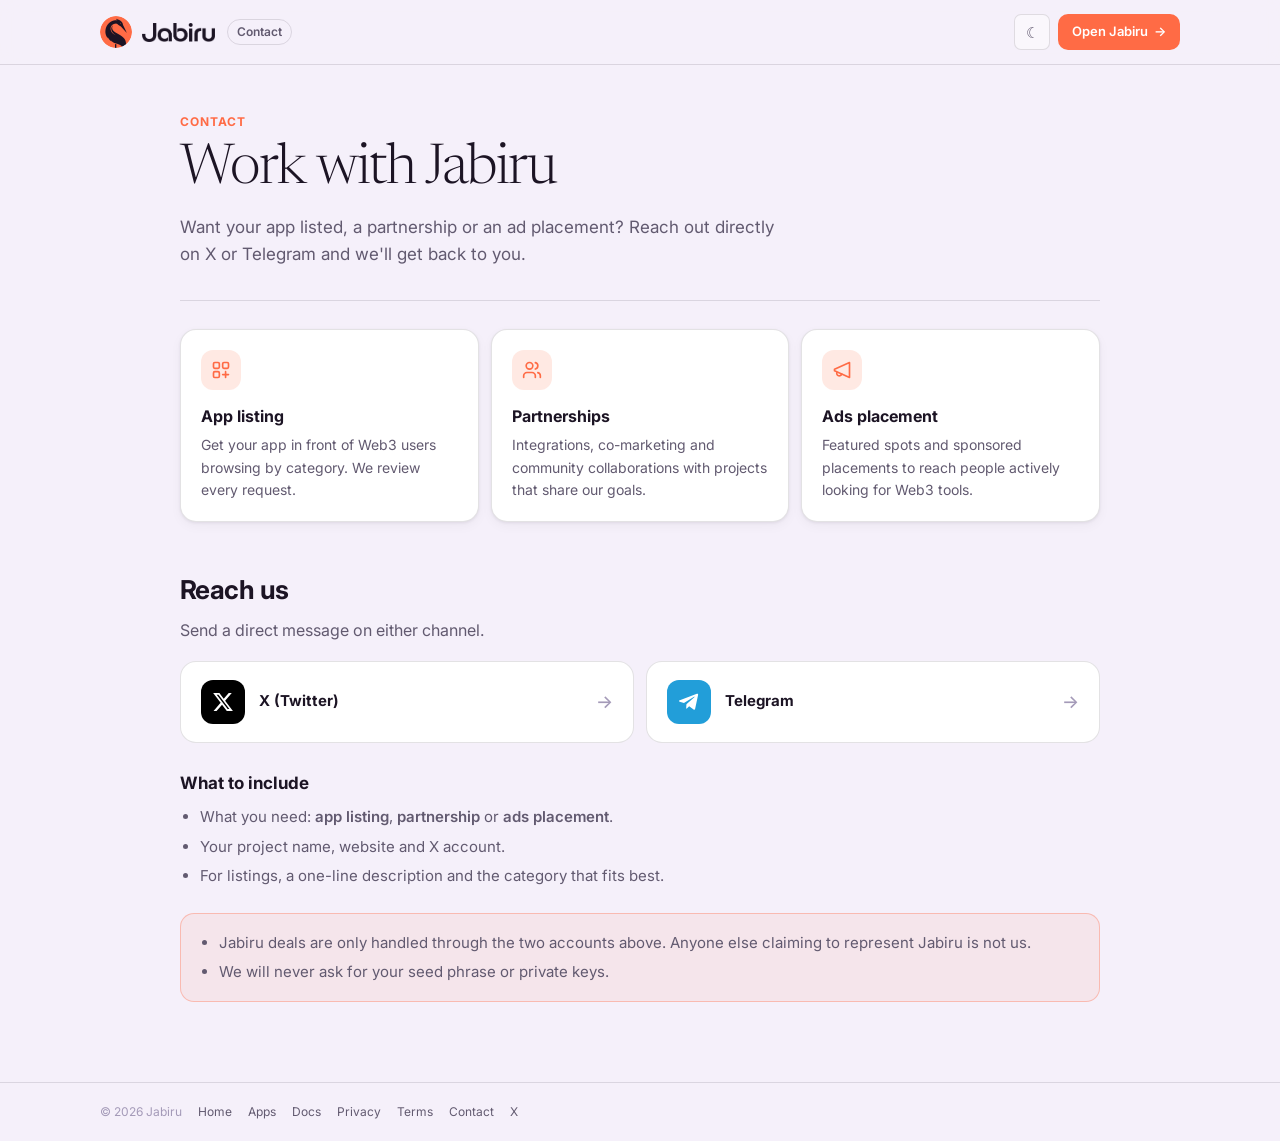
<file: contact.html>
<!DOCTYPE html>
<html lang="en">
<head>
<meta charset="UTF-8"/>
<meta name="viewport" content="width=device-width,initial-scale=1"/>
<title>Contact · Jabiru</title>
<link rel="icon" type="image/png" href="/icons/favicon.png"/>
<link rel="apple-touch-icon" href="/apple-touch-icon.png"/>
<meta name="description" content="Contact Jabiru about app listings, partnerships and ad placements."/>
<meta name="theme-color" content="#FF6B45"/>
<link rel="manifest" href="/manifest.webmanifest"/>
<link rel="canonical" href="https://www.jabiru.app/contact"/>
<meta property="og:type" content="website"/>
<meta property="og:site_name" content="Jabiru"/>
<meta property="og:title" content="Contact · Jabiru"/>
<meta property="og:description" content="Contact Jabiru about app listings, partnerships and ad placements."/>
<meta property="og:url" content="https://www.jabiru.app/contact"/>
<meta property="og:image" content="https://www.jabiru.app/og.png"/>
<meta name="twitter:card" content="summary_large_image"/>
<meta name="twitter:site" content="@Jabiru_"/>
<meta name="twitter:image" content="https://www.jabiru.app/og.png"/>
<link rel="preconnect" href="https://fonts.googleapis.com"/>
<link rel="preconnect" href="https://fonts.gstatic.com" crossorigin/>
<link href="https://fonts.googleapis.com/css2?family=Inter:wght@300;400;500;600;700&family=Newsreader:opsz,wght@6..72,300&family=Syne:wght@600;700;800&display=swap" rel="stylesheet"/>
<link rel="stylesheet" href="styles.css"/>
<link rel="stylesheet" href="docs.css"/>
<script>
  (function () {
    var saved = null;
    try { saved = localStorage.getItem('ef-theme'); } catch (e) {}
    var dark = window.matchMedia && window.matchMedia('(prefers-color-scheme: dark)').matches;
    document.documentElement.setAttribute('data-theme', saved || (dark ? 'dark' : 'light'));
  })();
</script>
</head>
<body>

<header class="d-head">
  <div class="d-head-inner">
    <a class="nav-brand use-wordmark" href="/" title="Home">
      <div class="nav-logo-wrap is-img"><img src="icons/jabiru-mark.png" alt=""/></div>
      <span class="nav-wordmark" aria-hidden="true"></span>
      <span class="nav-brand-name">Jabiru</span>
    </a>
    <span class="d-tag">Contact</span>
    <div class="d-head-right">
      <button class="theme-toggle" onclick="toggleTheme()" title="Toggle theme" aria-label="Toggle dark/light mode"><span class="theme-icon">&#9790;</span></button>
      <a class="d-btn" href="/app">Open Jabiru <span aria-hidden="true">→</span></a>
    </div>
  </div>
</header>

<div class="d-wrap" style="grid-template-columns: minmax(0, 1fr); max-width: 960px;">
  <main style="max-width: none;">
    <div class="d-hero">
      <div class="d-eyebrow">Contact</div>
      <h1>Work with Jabiru</h1>
      <p>Want your app listed, a partnership or an ad placement? Reach out directly on X or Telegram and we'll get back to you.</p>
    </div>

    <div class="c-grid">
      <div class="c-card">
        <div class="c-icon"><svg viewBox="0 0 24 24" fill="none" stroke="currentColor" stroke-width="2" stroke-linecap="round" stroke-linejoin="round" aria-hidden="true"><rect x="3" y="3" width="7" height="7" rx="1.5"/><rect x="14" y="3" width="7" height="7" rx="1.5"/><rect x="3" y="14" width="7" height="7" rx="1.5"/><path d="M17.5 14v7M14 17.5h7"/></svg></div>
        <h3>App listing</h3>
        <p>Get your app in front of Web3 users browsing by category. We review every request.</p>
      </div>
      <div class="c-card">
        <div class="c-icon"><svg viewBox="0 0 24 24" fill="none" stroke="currentColor" stroke-width="2" stroke-linecap="round" stroke-linejoin="round" aria-hidden="true"><path d="M16 21v-2a4 4 0 0 0-4-4H6a4 4 0 0 0-4 4v2"/><circle cx="9" cy="7" r="4"/><path d="M22 21v-2a4 4 0 0 0-3-3.87M16 3.13a4 4 0 0 1 0 7.75"/></svg></div>
        <h3>Partnerships</h3>
        <p>Integrations, co-marketing and community collaborations with projects that share our goals.</p>
      </div>
      <div class="c-card">
        <div class="c-icon"><svg viewBox="0 0 24 24" fill="none" stroke="currentColor" stroke-width="2" stroke-linecap="round" stroke-linejoin="round" aria-hidden="true"><path d="m3 11 18-8v18L3 13z"/><path d="M11.6 16.8a3 3 0 1 1-5.8-1.6"/></svg></div>
        <h3>Ads placement</h3>
        <p>Featured spots and sponsored placements to reach people actively looking for Web3 tools.</p>
      </div>
    </div>

    <section id="reach-us">
      <h2>Reach us</h2>
      <p class="d-lead">Send a direct message on either channel.</p>
      <div class="c-channels">
        <a class="c-channel" href="https://x.com/ndidi_gram" target="_blank" rel="noopener noreferrer">
          <div class="c-channel-logo c-x"><svg viewBox="0 0 24 24" fill="currentColor" aria-hidden="true"><path d="M18.244 2.25h3.308l-7.227 8.26 8.502 11.24H16.17l-5.214-6.817L4.99 21.75H1.68l7.73-8.835L1.254 2.25H8.08l4.713 6.231zm-1.161 17.52h1.833L7.084 4.126H5.117z"/></svg></div>
          <div><b>X (Twitter)</b></div>
          <span class="c-go" aria-hidden="true">→</span>
        </a>
        <a class="c-channel" href="https://t.me/headboy28" target="_blank" rel="noopener noreferrer">
          <div class="c-channel-logo c-tg"><svg viewBox="0 0 24 24" fill="currentColor" aria-hidden="true"><path d="M21.9 4.3 18.7 19.4c-.2 1-.9 1.3-1.7.8l-4.8-3.5-2.3 2.2c-.3.3-.5.5-1 .5l.3-4.9 8.9-8c.4-.3-.1-.5-.6-.2L6.5 13.2l-4.7-1.5c-1-.3-1-1 .2-1.5L20.6 3c.9-.3 1.6.2 1.3 1.3z"/></svg></div>
          <div><b>Telegram</b></div>
          <span class="c-go" aria-hidden="true">→</span>
        </a>
      </div>

      <h3>What to include</h3>
      <ul class="c-checklist">
        <li>What you need: <strong>app listing</strong>, <strong>partnership</strong> or <strong>ads placement</strong>.</li>
        <li>Your project name, website and X account.</li>
        <li>For listings, a one-line description and the category that fits best.</li>
      </ul>

      <div class="d-callout">
        <ul>
          <li>Jabiru deals are only handled through the two accounts above. Anyone else claiming to represent Jabiru is not us.</li>
          <li>We will never ask for your seed phrase or private keys.</li>
        </ul>
      </div>

    </section>
  </main>
</div>

<footer class="d-foot">
  <div>
    <span>© <span id="year"></span> Jabiru</span>
    <a href="/">Home</a>
    <a href="/app">Apps</a>
    <a href="/docs">Docs</a>
    <a href="/privacy">Privacy</a>
    <a href="/terms">Terms</a>
    <a href="/contact">Contact</a>
    <a href="https://x.com/Jabiru_" target="_blank" rel="noopener noreferrer">X</a>
  </div>
</footer>

<script>
function updateThemeIcon() {
  var dark = document.documentElement.getAttribute('data-theme') === 'dark';
  document.querySelector('.theme-icon').textContent = dark ? '☀' : '☾';
}
function toggleTheme() {
  var root = document.documentElement;
  var next = root.getAttribute('data-theme') === 'dark' ? 'light' : 'dark';
  root.setAttribute('data-theme', next);
  try { localStorage.setItem('ef-theme', next); } catch (e) {}
  updateThemeIcon();
}
updateThemeIcon();
document.getElementById('year').textContent = new Date().getFullYear();
</script>
</body>
</html>
</file>
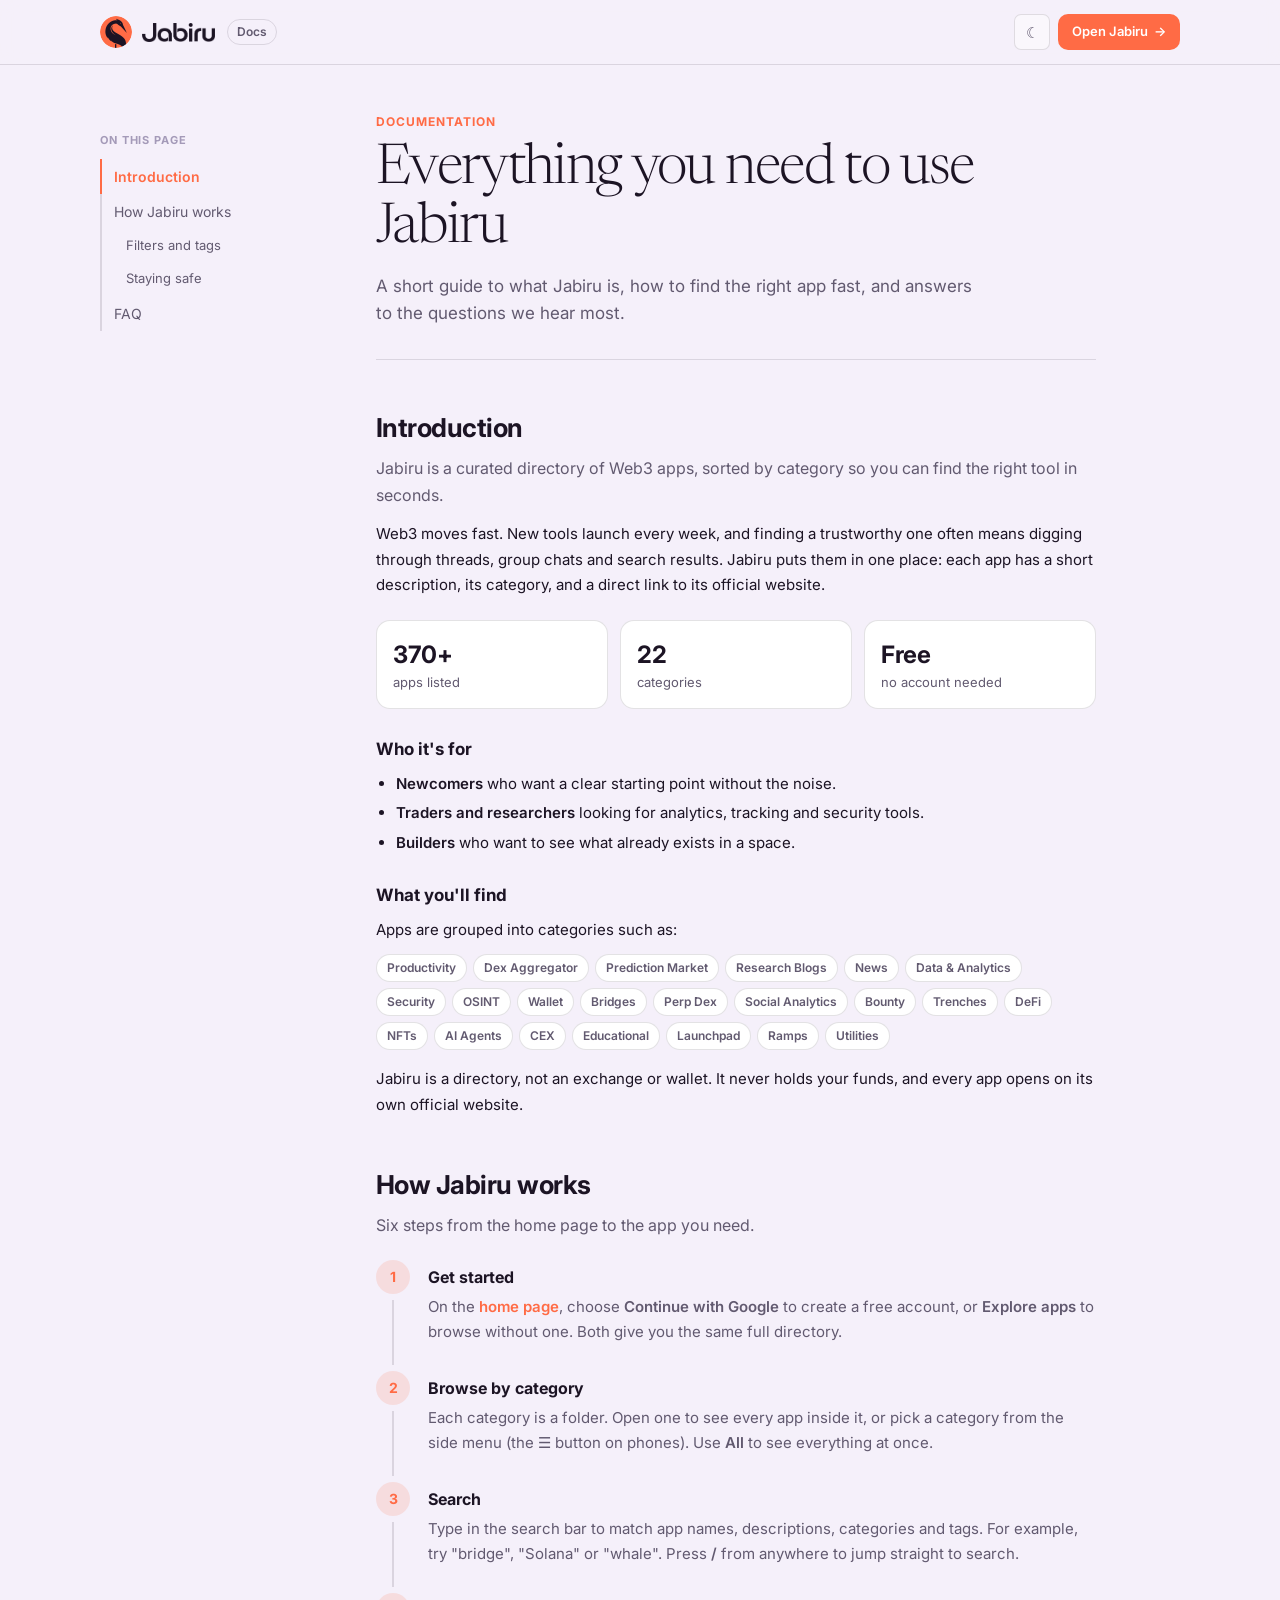
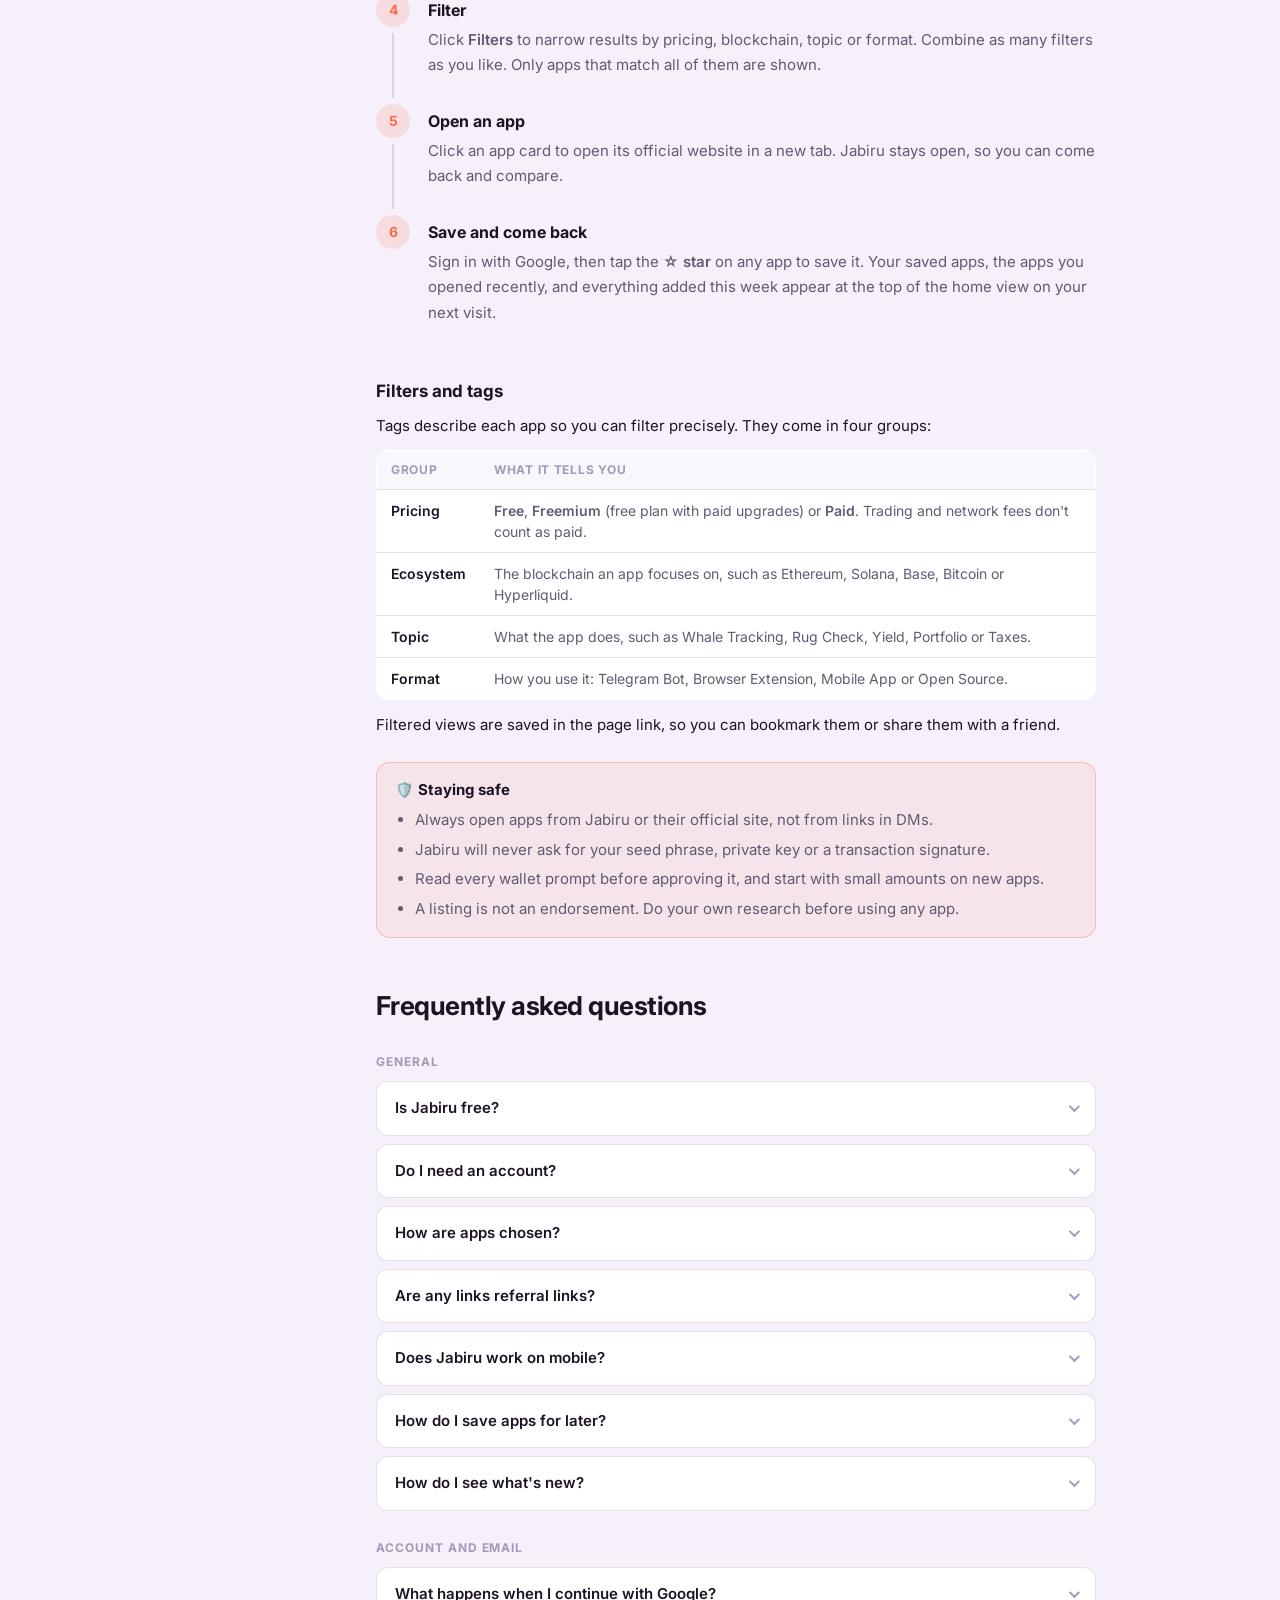
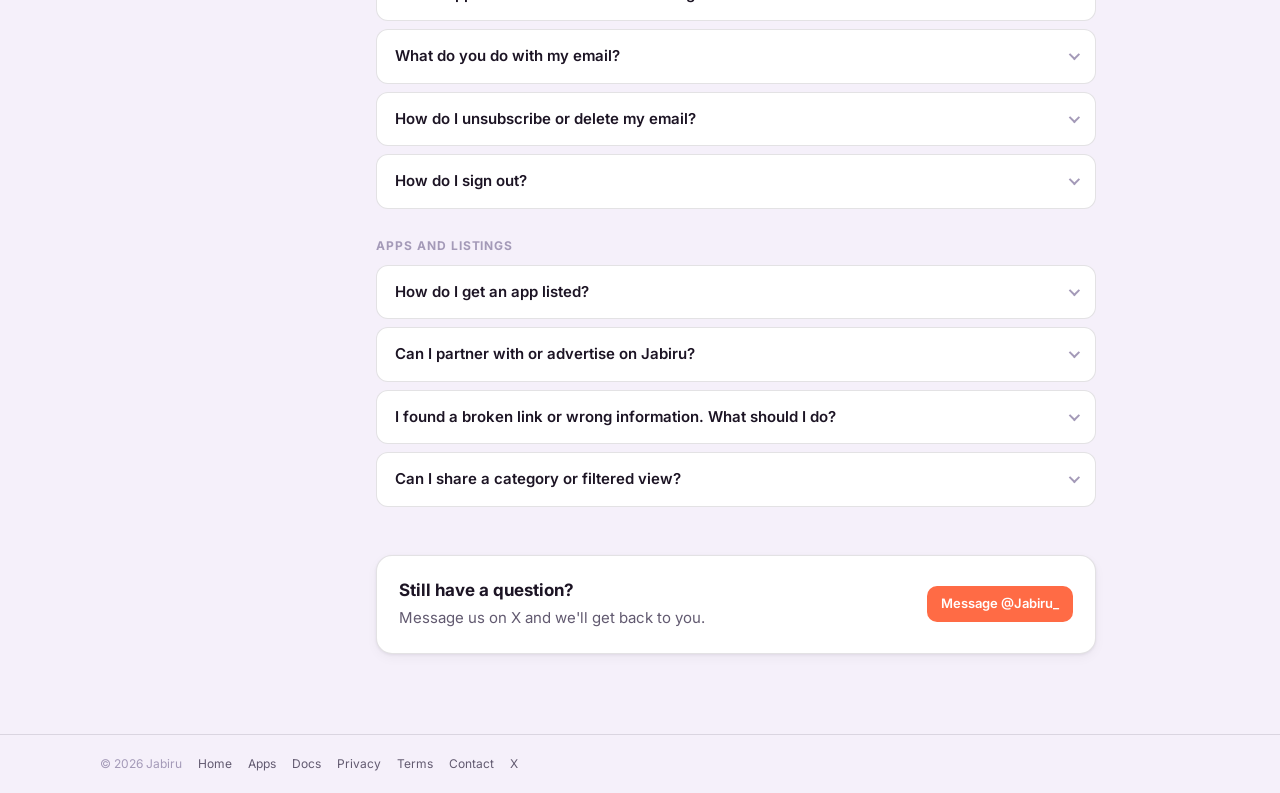
<file: docs.html>
<!DOCTYPE html>
<html lang="en">
<head>
<meta charset="UTF-8"/>
<meta name="viewport" content="width=device-width,initial-scale=1"/>
<title>Docs · Jabiru</title>
<link rel="icon" type="image/png" href="/icons/favicon.png"/>
<link rel="apple-touch-icon" href="/apple-touch-icon.png"/>
<meta name="description" content="Learn what Jabiru is, how to find the right Web3 app, and answers to common questions."/>
<meta name="theme-color" content="#FF6B45"/>
<link rel="manifest" href="/manifest.webmanifest"/>
<link rel="canonical" href="https://www.jabiru.app/docs"/>
<meta property="og:type" content="website"/>
<meta property="og:site_name" content="Jabiru"/>
<meta property="og:title" content="Docs · Jabiru"/>
<meta property="og:description" content="Learn what Jabiru is, how to find the right Web3 app, and answers to common questions."/>
<meta property="og:url" content="https://www.jabiru.app/docs"/>
<meta property="og:image" content="https://www.jabiru.app/og.png"/>
<meta name="twitter:card" content="summary_large_image"/>
<meta name="twitter:site" content="@Jabiru_"/>
<meta name="twitter:image" content="https://www.jabiru.app/og.png"/>
<link rel="preconnect" href="https://fonts.googleapis.com"/>
<link rel="preconnect" href="https://fonts.gstatic.com" crossorigin/>
<link href="https://fonts.googleapis.com/css2?family=Inter:wght@300;400;500;600;700&family=Newsreader:opsz,wght@6..72,300&family=Syne:wght@600;700;800&display=swap" rel="stylesheet"/>
<link rel="stylesheet" href="styles.css"/>
<script>
  (function () {
    var saved = null;
    try { saved = localStorage.getItem('ef-theme'); } catch (e) {}
    var dark = window.matchMedia && window.matchMedia('(prefers-color-scheme: dark)').matches;
    document.documentElement.setAttribute('data-theme', saved || (dark ? 'dark' : 'light'));
  })();
</script>
<link rel="stylesheet" href="docs.css"/>
</head>
<body>

<header class="d-head">
  <div class="d-head-inner">
    <a class="nav-brand use-wordmark" href="/" title="Home">
      <div class="nav-logo-wrap is-img"><img src="icons/jabiru-mark.png" alt=""/></div>
      <span class="nav-wordmark" aria-hidden="true"></span>
      <span class="nav-brand-name">Jabiru</span>
    </a>
    <span class="d-tag">Docs</span>
    <div class="d-head-right">
      <button class="theme-toggle" onclick="toggleTheme()" title="Toggle theme" aria-label="Toggle dark/light mode"><span class="theme-icon">&#9790;</span></button>
      <a class="d-btn" href="/app">Open Jabiru <span aria-hidden="true">→</span></a>
    </div>
  </div>
</header>

<div class="d-wrap">
  <nav class="d-toc" aria-label="On this page">
    <div class="d-toc-title">On this page</div>
    <a href="#introduction">Introduction</a>
    <a href="#how-it-works">How Jabiru works</a>
    <a class="sub" href="#filters">Filters and tags</a>
    <a class="sub" href="#safety">Staying safe</a>
    <a href="#faq">FAQ</a>
  </nav>

  <main>
    <div class="d-hero">
      <div class="d-eyebrow">Documentation</div>
      <h1>Everything you need to use Jabiru</h1>
      <p>A short guide to what Jabiru is, how to find the right app fast, and answers to the questions we hear most.</p>
    </div>

    <!-- Introduction -->
    <section id="introduction">
      <h2>Introduction</h2>
      <p class="d-lead">Jabiru is a curated directory of Web3 apps, sorted by category so you can find the right tool in seconds.</p>
      <p>Web3 moves fast. New tools launch every week, and finding a trustworthy one often means digging through threads, group chats and search results. Jabiru puts them in one place: each app has a short description, its category, and a direct link to its official website.</p>
      <div class="d-stats">
        <div class="d-stat"><b id="stat-apps">320+</b><span>apps listed</span></div>
        <div class="d-stat"><b id="stat-cats">22</b><span>categories</span></div>
        <div class="d-stat"><b>Free</b><span>no account needed</span></div>
      </div>
      <h3>Who it's for</h3>
      <ul>
        <li><strong>Newcomers</strong> who want a clear starting point without the noise.</li>
        <li><strong>Traders and researchers</strong> looking for analytics, tracking and security tools.</li>
        <li><strong>Builders</strong> who want to see what already exists in a space.</li>
      </ul>
      <h3>What you'll find</h3>
      <p>Apps are grouped into categories such as:</p>
      <div class="d-chips" id="cat-chips">
        <a class="d-chip" href="/app">Data &amp; Analytics</a><a class="d-chip" href="/app">DeFi</a><a class="d-chip" href="/app">Security</a>
        <a class="d-chip" href="/app">Wallet</a><a class="d-chip" href="/app">Bridges</a><a class="d-chip" href="/app">Prediction Market</a>
      </div>
      <p style="margin-top:16px">Jabiru is a directory, not an exchange or wallet. It never holds your funds, and every app opens on its own official website.</p>
    </section>

    <!-- How it works -->
    <section id="how-it-works">
      <h2>How Jabiru works</h2>
      <p class="d-lead">Six steps from the home page to the app you need.</p>
      <ol class="d-steps">
        <li>
          <h4>Get started</h4>
          <p>On the <a href="/">home page</a>, choose <strong>Continue with Google</strong> to create a free account, or <strong>Explore apps</strong> to browse without one. Both give you the same full directory.</p>
        </li>
        <li>
          <h4>Browse by category</h4>
          <p>Each category is a folder. Open one to see every app inside it, or pick a category from the side menu (the ☰ button on phones). Use <strong>All</strong> to see everything at once.</p>
        </li>
        <li>
          <h4>Search</h4>
          <p>Type in the search bar to match app names, descriptions, categories and tags. For example, try "bridge", "Solana" or "whale". Press <strong>/</strong> from anywhere to jump straight to search.</p>
        </li>
        <li>
          <h4>Filter</h4>
          <p>Click <strong>Filters</strong> to narrow results by pricing, blockchain, topic or format. Combine as many filters as you like. Only apps that match all of them are shown.</p>
        </li>
        <li>
          <h4>Open an app</h4>
          <p>Click an app card to open its official website in a new tab. Jabiru stays open, so you can come back and compare.</p>
        </li>
        <li>
          <h4>Save and come back</h4>
          <p>Sign in with Google, then tap the <strong>☆ star</strong> on any app to save it. Your saved apps, the apps you opened recently, and everything added this week appear at the top of the home view on your next visit.</p>
        </li>
      </ol>

      <h3 id="filters">Filters and tags</h3>
      <p>Tags describe each app so you can filter precisely. They come in four groups:</p>
      <table class="d-table">
        <thead><tr><th>Group</th><th>What it tells you</th></tr></thead>
        <tbody>
          <tr><td>Pricing</td><td><strong>Free</strong>, <strong>Freemium</strong> (free plan with paid upgrades) or <strong>Paid</strong>. Trading and network fees don't count as paid.</td></tr>
          <tr><td>Ecosystem</td><td>The blockchain an app focuses on, such as Ethereum, Solana, Base, Bitcoin or Hyperliquid.</td></tr>
          <tr><td>Topic</td><td>What the app does, such as Whale Tracking, Rug Check, Yield, Portfolio or Taxes.</td></tr>
          <tr><td>Format</td><td>How you use it: Telegram Bot, Browser Extension, Mobile App or Open Source.</td></tr>
        </tbody>
      </table>
      <p style="margin-top:12px">Filtered views are saved in the page link, so you can bookmark them or share them with a friend.</p>

      <div class="d-callout" id="safety">
        <div class="d-callout-title">🛡️ Staying safe</div>
        <ul>
          <li>Always open apps from Jabiru or their official site, not from links in DMs.</li>
          <li>Jabiru will never ask for your seed phrase, private key or a transaction signature.</li>
          <li>Read every wallet prompt before approving it, and start with small amounts on new apps.</li>
          <li>A listing is not an endorsement. Do your own research before using any app.</li>
        </ul>
      </div>
    </section>

    <!-- FAQ -->
    <section id="faq">
      <h2>Frequently asked questions</h2>

      <div class="d-faq-group">General</div>
      <details>
        <summary>Is Jabiru free?</summary>
        <div class="d-ans"><p>Yes. Browsing, searching and filtering are completely free. Some listed apps charge for their own services, and their Pricing tag shows this.</p></div>
      </details>
      <details>
        <summary>Do I need an account?</summary>
        <div class="d-ans"><p>Not to browse. Choose <strong>Explore apps</strong> on the home page to see every app without signing in. You'll need a free account to save apps.</p></div>
      </details>
      <details>
        <summary>How are apps chosen?</summary>
        <div class="d-ans"><p>The Jabiru team reviews and adds each app by hand, linking to its official website. Being listed does not mean we endorse an app, so always do your own research.</p></div>
      </details>
      <details>
        <summary>Are any links referral links?</summary>
        <div class="d-ans"><p>A small number of links include a referral code. They cost you nothing extra and help support Jabiru.</p></div>
      </details>
      <details>
        <summary>Does Jabiru work on mobile?</summary>
        <div class="d-ans"><p>Yes. The whole site works on phones, and you can add it to your home screen like an app.</p></div>
      </details>

      <details>
        <summary>How do I save apps for later?</summary>
        <div class="d-ans"><p>Sign in with Google (it's free), then tap the star on any app card. Saved apps appear under <strong>Saved</strong> in the side menu and at the top of the home view.</p></div>
      </details>
      <details>
        <summary>How do I see what's new?</summary>
        <div class="d-ans"><p>Apps added in the past week show a <strong>New</strong> badge. Open <strong>New this week</strong> in the side menu to see them all.</p></div>
      </details>

      <div class="d-faq-group">Account and email</div>
      <details>
        <summary>What happens when I continue with Google?</summary>
        <div class="d-ans"><p>Google shares your name, email and profile photo with Jabiru so we can keep you signed in. We never see your Google password. After you sign in, we ask once whether you'd like email updates, and you'll only get them if you say yes.</p></div>
      </details>
      <details>
        <summary>What do you do with my email?</summary>
        <div class="d-ans"><p>Your email is stored privately and used to send Jabiru news, new apps and offers. You only receive these if you say yes to email updates.</p></div>
      </details>
      <details>
        <summary>How do I unsubscribe or delete my email?</summary>
        <div class="d-ans"><p>Use the unsubscribe link in any of our emails, or message <a href="https://x.com/Jabiru_" target="_blank" rel="noopener noreferrer">@Jabiru_</a> on X and we'll remove your address.</p></div>
      </details>
      <details>
        <summary>How do I sign out?</summary>
        <div class="d-ans"><p>On the <a href="/">home page</a>, click <strong>Sign out</strong>. This clears your sign-in from this browser.</p></div>
      </details>

      <div class="d-faq-group">Apps and listings</div>
      <details>
        <summary>How do I get an app listed?</summary>
        <div class="d-ans"><p>Message <a href="https://x.com/ndidi_gram" target="_blank" rel="noopener noreferrer">@ndidi_gram</a> on X or <a href="https://t.me/headboy28" target="_blank" rel="noopener noreferrer">@headboy28</a> on Telegram with the app's name, website and X account. See the <a href="/contact">contact page</a> for details. We review every request.</p></div>
      </details>
      <details>
        <summary>Can I partner with or advertise on Jabiru?</summary>
        <div class="d-ans"><p>Yes. For partnerships and ad placements, message <a href="https://x.com/ndidi_gram" target="_blank" rel="noopener noreferrer">@ndidi_gram</a> on X or <a href="https://t.me/headboy28" target="_blank" rel="noopener noreferrer">@headboy28</a> on Telegram. See the <a href="/contact">contact page</a>.</p></div>
      </details>
      <details>
        <summary>I found a broken link or wrong information. What should I do?</summary>
        <div class="d-ans"><p>Message <a href="https://x.com/Jabiru_" target="_blank" rel="noopener noreferrer">@Jabiru_</a> on X with the app name and the problem, and we'll fix it.</p></div>
      </details>
      <details>
        <summary>Can I share a category or filtered view?</summary>
        <div class="d-ans"><p>Yes. Categories and filters are saved in the page link. Copy it from your browser's address bar and share it.</p></div>
      </details>

      <div class="d-help">
        <div>
          <h3>Still have a question?</h3>
          <p>Message us on X and we'll get back to you.</p>
        </div>
        <a class="d-btn" href="https://x.com/Jabiru_" target="_blank" rel="noopener noreferrer">Message @Jabiru_</a>
      </div>
    </section>
  </main>
</div>

<footer class="d-foot">
  <div>
    <span>© <span id="year"></span> Jabiru</span>
    <a href="/">Home</a>
    <a href="/app">Apps</a>
    <a href="/docs">Docs</a>
    <a href="/privacy">Privacy</a>
    <a href="/terms">Terms</a>
    <a href="/contact">Contact</a>
    <a href="https://x.com/Jabiru_" target="_blank" rel="noopener noreferrer">X</a>
  </div>
</footer>

<script>
function $(id) { return document.getElementById(id); }
function esc(s) {
  return String(s == null ? '' : s).replace(/[&<>"']/g, function (c) {
    return { '&': '&amp;', '<': '&lt;', '>': '&gt;', '"': '&quot;', "'": '&#39;' }[c];
  });
}

// Live counts and category links from the directory data.
fetch('data/site.json', { cache: 'no-cache' })
  .then(function (r) { if (!r.ok) throw new Error(r.status); return r.json(); })
  .then(function (site) {
    var apps = site.apps || [];
    var counts = {};
    apps.forEach(function (a) { counts[a.cat] = (counts[a.cat] || 0) + 1; });
    var cats = (site.catOrder || []).filter(function (c) { return counts[c]; });
    if (apps.length) $('stat-apps').textContent = (Math.floor(apps.length / 10) * 10) + '+';
    if (cats.length) {
      $('stat-cats').textContent = cats.length;
      $('cat-chips').innerHTML = cats.map(function (c) {
        return '<a class="d-chip" href="/app#' + encodeURIComponent(c) + '">' + esc(c) + '</a>';
      }).join('');
    }
  })
  .catch(function () { /* Keep the default text. */ });

// Highlight the current section in the side menu.
var links = Array.prototype.slice.call(document.querySelectorAll('.d-toc a'));
var targets = links.map(function (a) { return document.querySelector(a.getAttribute('href')); });
function onScroll() {
  var y = window.scrollY + 120, current = 0;
  targets.forEach(function (t, i) { if (t && t.getBoundingClientRect().top + window.scrollY <= y) current = i; });
  if (window.innerHeight + window.scrollY >= document.body.scrollHeight - 4) current = targets.length - 1;
  links.forEach(function (a, i) { a.classList.toggle('active', i === current); });
}
window.addEventListener('scroll', onScroll, { passive: true });
onScroll();

// Theme
function updateThemeIcon() {
  var dark = document.documentElement.getAttribute('data-theme') === 'dark';
  document.querySelector('.theme-icon').textContent = dark ? '☀' : '☾';
}
function toggleTheme() {
  var root = document.documentElement;
  var next = root.getAttribute('data-theme') === 'dark' ? 'light' : 'dark';
  root.setAttribute('data-theme', next);
  try { localStorage.setItem('ef-theme', next); } catch (e) {}
  updateThemeIcon();
}
updateThemeIcon();
$('year').textContent = new Date().getFullYear();
</script>
</body>
</html>
</file>
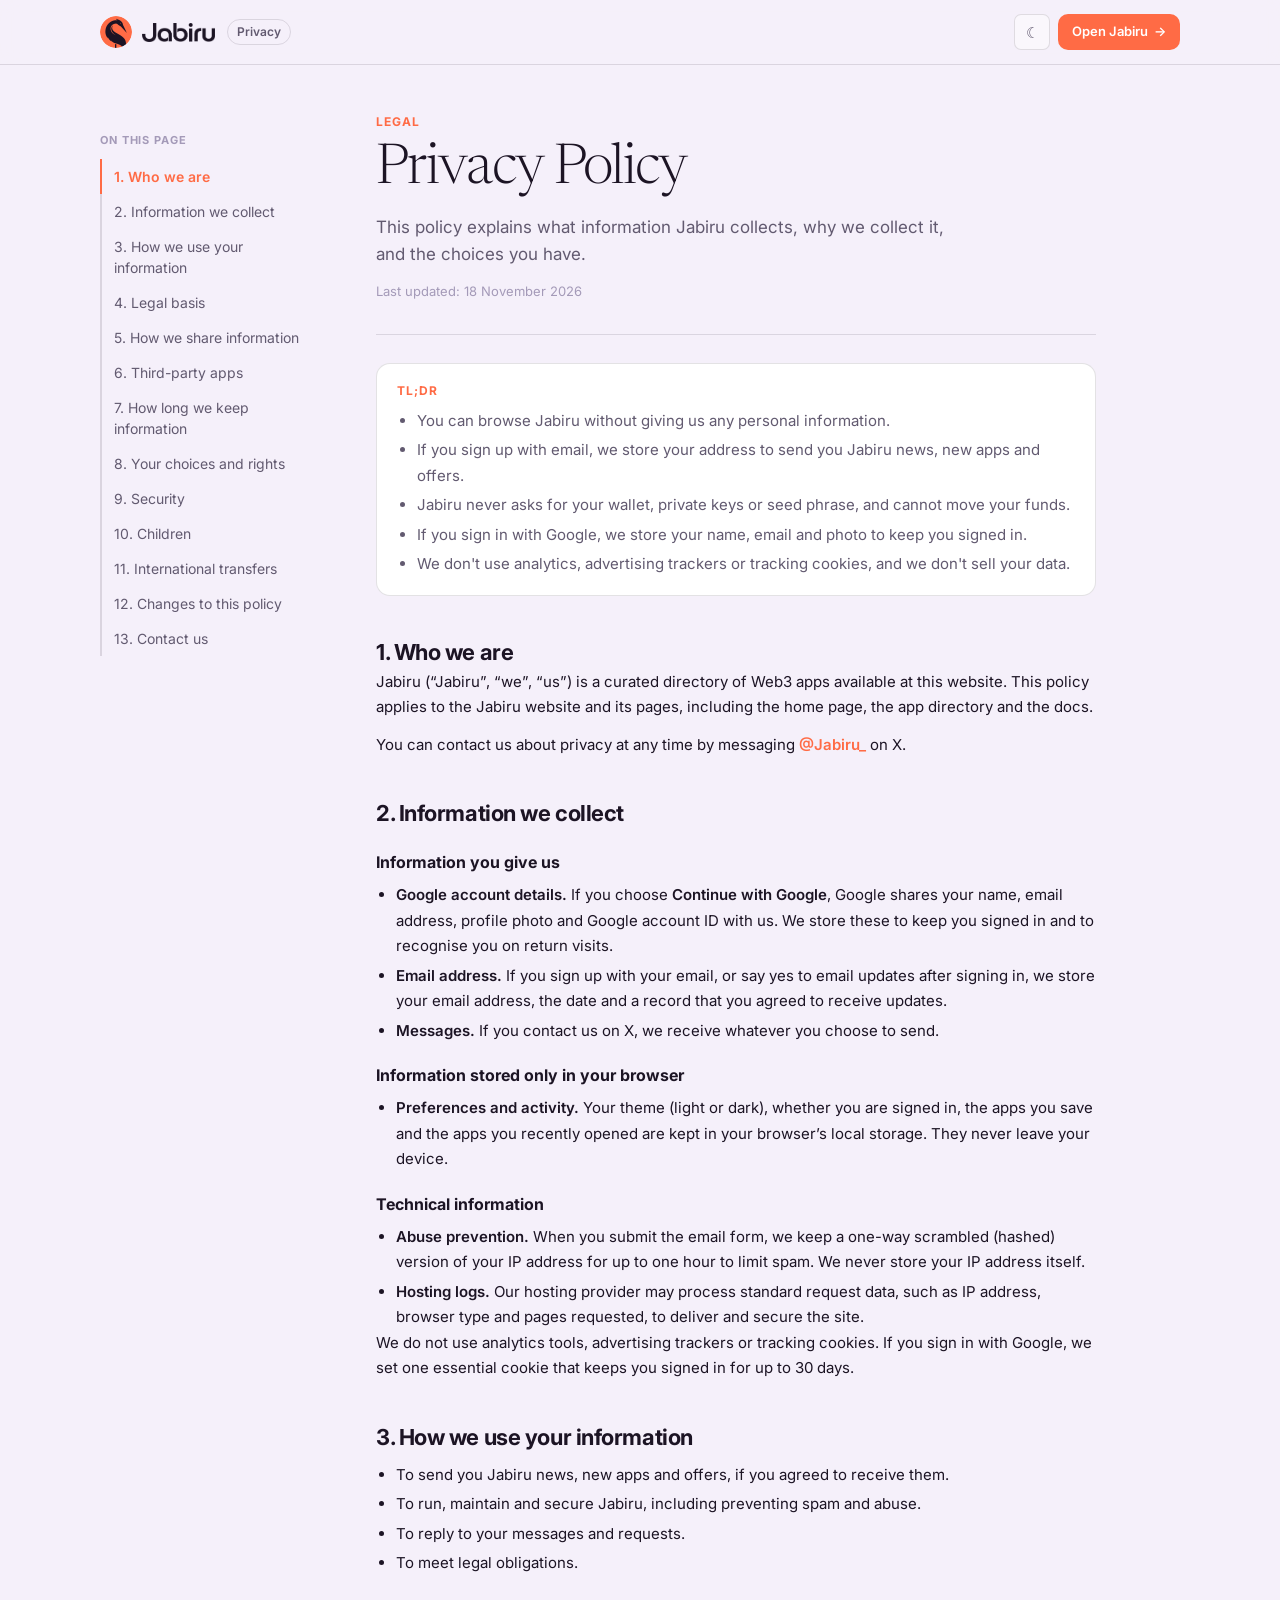
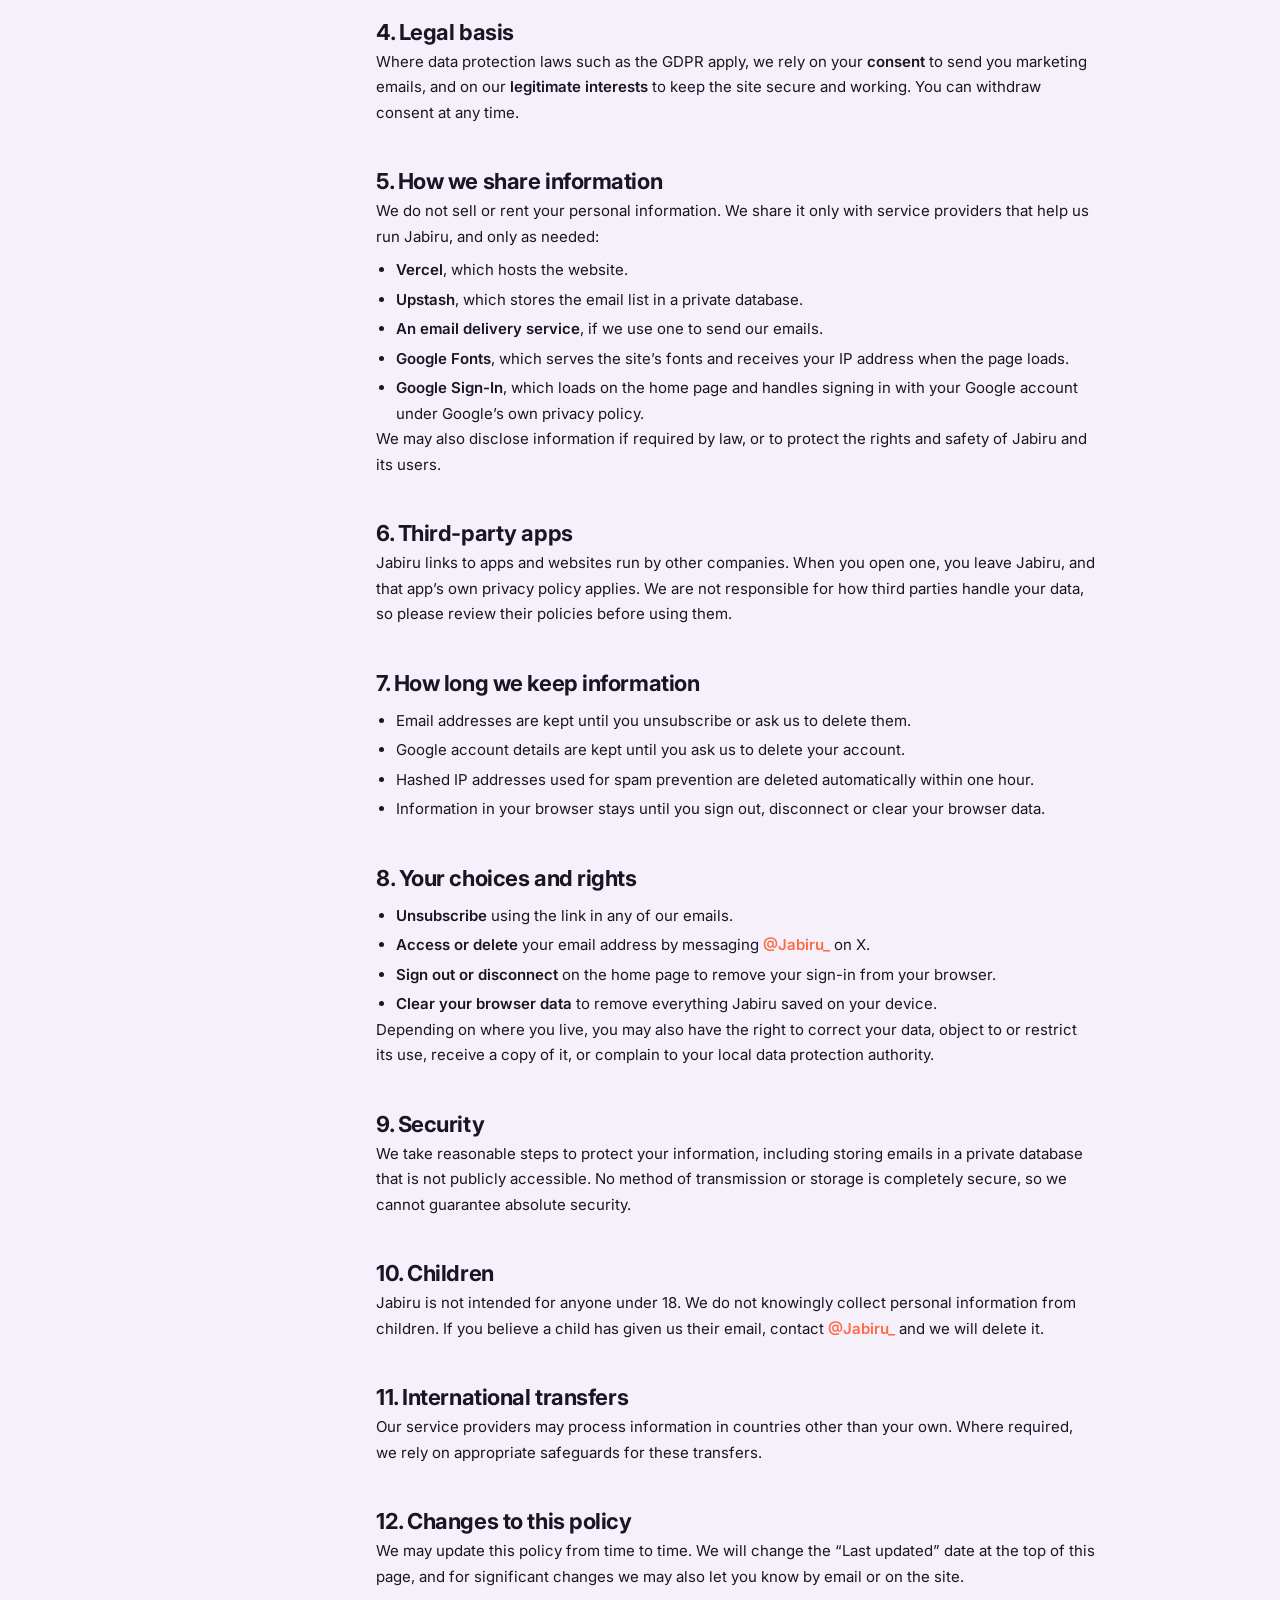
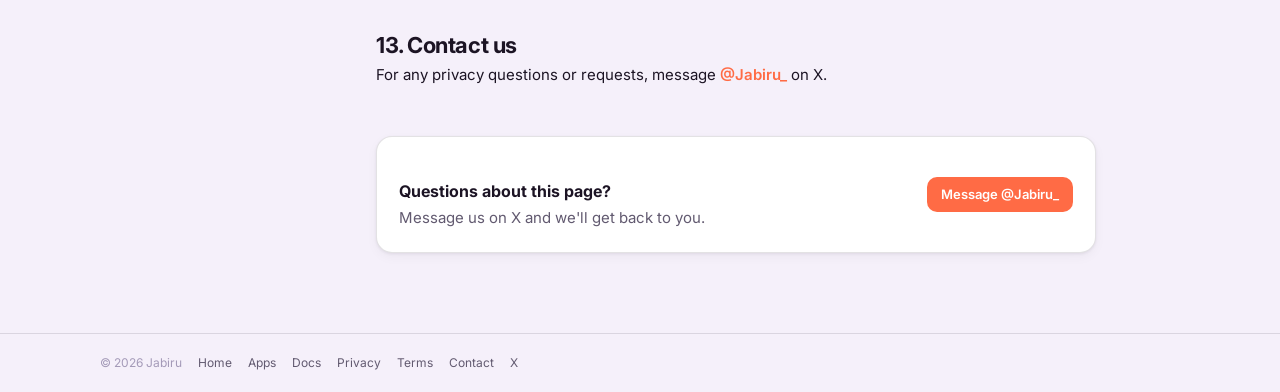
<file: privacy.html>
<!DOCTYPE html>
<html lang="en">
<head>
<meta charset="UTF-8"/>
<meta name="viewport" content="width=device-width,initial-scale=1"/>
<title>Privacy · Jabiru</title>
<link rel="icon" type="image/png" href="/icons/favicon.png"/>
<link rel="apple-touch-icon" href="/apple-touch-icon.png"/>
<meta name="description" content="How Jabiru collects, uses and protects your information."/>
<meta name="theme-color" content="#FF6B45"/>
<link rel="manifest" href="/manifest.webmanifest"/>
<link rel="canonical" href="https://www.jabiru.app/privacy"/>
<meta property="og:type" content="website"/>
<meta property="og:site_name" content="Jabiru"/>
<meta property="og:title" content="Privacy Policy · Jabiru"/>
<meta property="og:description" content="How Jabiru collects, uses and protects your information."/>
<meta property="og:url" content="https://www.jabiru.app/privacy"/>
<meta property="og:image" content="https://www.jabiru.app/og.png"/>
<meta name="twitter:card" content="summary_large_image"/>
<meta name="twitter:site" content="@Jabiru_"/>
<meta name="twitter:image" content="https://www.jabiru.app/og.png"/>
<link rel="preconnect" href="https://fonts.googleapis.com"/>
<link rel="preconnect" href="https://fonts.gstatic.com" crossorigin/>
<link href="https://fonts.googleapis.com/css2?family=Inter:wght@300;400;500;600;700&family=Newsreader:opsz,wght@6..72,300&family=Syne:wght@600;700;800&display=swap" rel="stylesheet"/>
<link rel="stylesheet" href="styles.css"/>
<link rel="stylesheet" href="docs.css"/>
<script>
  (function () {
    var saved = null;
    try { saved = localStorage.getItem('ef-theme'); } catch (e) {}
    var dark = window.matchMedia && window.matchMedia('(prefers-color-scheme: dark)').matches;
    document.documentElement.setAttribute('data-theme', saved || (dark ? 'dark' : 'light'));
  })();
</script>
</head>
<body>

<header class="d-head">
  <div class="d-head-inner">
    <a class="nav-brand use-wordmark" href="/" title="Home">
      <div class="nav-logo-wrap is-img"><img src="icons/jabiru-mark.png" alt=""/></div>
      <span class="nav-wordmark" aria-hidden="true"></span>
      <span class="nav-brand-name">Jabiru</span>
    </a>
    <span class="d-tag">Privacy</span>
    <div class="d-head-right">
      <button class="theme-toggle" onclick="toggleTheme()" title="Toggle theme" aria-label="Toggle dark/light mode"><span class="theme-icon">&#9790;</span></button>
      <a class="d-btn" href="/app">Open Jabiru <span aria-hidden="true">→</span></a>
    </div>
  </div>
</header>

<div class="d-wrap">
  <nav class="d-toc" aria-label="On this page">
    <div class="d-toc-title">On this page</div>
    <a href="#who-we-are">1. Who we are</a>
    <a href="#collect">2. Information we collect</a>
    <a href="#use">3. How we use your information</a>
    <a href="#legal-basis">4. Legal basis</a>
    <a href="#sharing">5. How we share information</a>
    <a href="#third-party">6. Third-party apps</a>
    <a href="#retention">7. How long we keep information</a>
    <a href="#rights">8. Your choices and rights</a>
    <a href="#security">9. Security</a>
    <a href="#children">10. Children</a>
    <a href="#international">11. International transfers</a>
    <a href="#changes">12. Changes to this policy</a>
    <a href="#contact">13. Contact us</a>
  </nav>

  <main class="d-legal">
    <div class="d-hero">
      <div class="d-eyebrow">Legal</div>
      <h1>Privacy Policy</h1>
      <p>This policy explains what information Jabiru collects, why we collect it, and the choices you have.</p>
      <div class="d-updated">Last updated: 18 November 2026</div>
    </div>

    <div class="d-summary">
      <div class="d-summary-title">TL;DR</div>
      <ul><li>You can browse Jabiru without giving us any personal information.</li><li>If you sign up with email, we store your address to send you Jabiru news, new apps and offers.</li><li>Jabiru never asks for your wallet, private keys or seed phrase, and cannot move your funds.</li><li>If you sign in with Google, we store your name, email and photo to keep you signed in.</li><li>We don't use analytics, advertising trackers or tracking cookies, and we don't sell your data.</li></ul>
    </div>

    <section id="who-we-are">
      <h2>1. Who we are</h2>
      <p>Jabiru (“Jabiru”, “we”, “us”) is a curated directory of Web3 apps available at this website. This policy applies to the Jabiru website and its pages, including the home page, the app directory and the docs.</p>
      <p>You can contact us about privacy at any time by messaging <a href="https://x.com/Jabiru_" target="_blank" rel="noopener noreferrer">@Jabiru_</a> on X.</p>
    </section>

    <section id="collect">
      <h2>2. Information we collect</h2>
      <h3>Information you give us</h3>
      <ul>
        <li><strong>Google account details.</strong> If you choose <strong>Continue with Google</strong>, Google shares your name, email address, profile photo and Google account ID with us. We store these to keep you signed in and to recognise you on return visits.</li>
      <li><strong>Email address.</strong> If you sign up with your email, or say yes to email updates after signing in, we store your email address, the date and a record that you agreed to receive updates.</li>
        <li><strong>Messages.</strong> If you contact us on X, we receive whatever you choose to send.</li>
      </ul>
      <h3>Information stored only in your browser</h3>
      <ul>
        <li><strong>Preferences and activity.</strong> Your theme (light or dark), whether you are signed in, the apps you save and the apps you recently opened are kept in your browser’s local storage. They never leave your device.</li>
      </ul>
      <h3>Technical information</h3>
      <ul>
        <li><strong>Abuse prevention.</strong> When you submit the email form, we keep a one-way scrambled (hashed) version of your IP address for up to one hour to limit spam. We never store your IP address itself.</li>
        <li><strong>Hosting logs.</strong> Our hosting provider may process standard request data, such as IP address, browser type and pages requested, to deliver and secure the site.</li>
      </ul>
      <p>We do not use analytics tools, advertising trackers or tracking cookies. If you sign in with Google, we set one essential cookie that keeps you signed in for up to 30 days.</p>
    </section>

    <section id="use">
      <h2>3. How we use your information</h2>
      <ul>
        <li>To send you Jabiru news, new apps and offers, if you agreed to receive them.</li>
        <li>To run, maintain and secure Jabiru, including preventing spam and abuse.</li>
        <li>To reply to your messages and requests.</li>
        <li>To meet legal obligations.</li>
      </ul>
    </section>

    <section id="legal-basis">
      <h2>4. Legal basis</h2>
      <p>Where data protection laws such as the GDPR apply, we rely on your <strong>consent</strong> to send you marketing emails, and on our <strong>legitimate interests</strong> to keep the site secure and working. You can withdraw consent at any time.</p>
    </section>

    <section id="sharing">
      <h2>5. How we share information</h2>
      <p>We do not sell or rent your personal information. We share it only with service providers that help us run Jabiru, and only as needed:</p>
      <ul>
        <li><strong>Vercel</strong>, which hosts the website.</li>
        <li><strong>Upstash</strong>, which stores the email list in a private database.</li>
        <li><strong>An email delivery service</strong>, if we use one to send our emails.</li>
        <li><strong>Google Fonts</strong>, which serves the site’s fonts and receives your IP address when the page loads.</li>
      <li><strong>Google Sign-In</strong>, which loads on the home page and handles signing in with your Google account under Google’s own privacy policy.</li>
      </ul>
      <p>We may also disclose information if required by law, or to protect the rights and safety of Jabiru and its users.</p>
    </section>

    <section id="third-party">
      <h2>6. Third-party apps</h2>
      <p>Jabiru links to apps and websites run by other companies. When you open one, you leave Jabiru, and that app’s own privacy policy applies. We are not responsible for how third parties handle your data, so please review their policies before using them.</p>
    </section>

    <section id="retention">
      <h2>7. How long we keep information</h2>
      <ul>
        <li>Email addresses are kept until you unsubscribe or ask us to delete them.</li>
      <li>Google account details are kept until you ask us to delete your account.</li>
        <li>Hashed IP addresses used for spam prevention are deleted automatically within one hour.</li>
        <li>Information in your browser stays until you sign out, disconnect or clear your browser data.</li>
      </ul>
    </section>

    <section id="rights">
      <h2>8. Your choices and rights</h2>
      <ul>
        <li><strong>Unsubscribe</strong> using the link in any of our emails.</li>
        <li><strong>Access or delete</strong> your email address by messaging <a href="https://x.com/Jabiru_" target="_blank" rel="noopener noreferrer">@Jabiru_</a> on X.</li>
        <li><strong>Sign out or disconnect</strong> on the home page to remove your sign-in from your browser.</li>
        <li><strong>Clear your browser data</strong> to remove everything Jabiru saved on your device.</li>
      </ul>
      <p>Depending on where you live, you may also have the right to correct your data, object to or restrict its use, receive a copy of it, or complain to your local data protection authority.</p>
    </section>

    <section id="security">
      <h2>9. Security</h2>
      <p>We take reasonable steps to protect your information, including storing emails in a private database that is not publicly accessible. No method of transmission or storage is completely secure, so we cannot guarantee absolute security.</p>
    </section>

    <section id="children">
      <h2>10. Children</h2>
      <p>Jabiru is not intended for anyone under 18. We do not knowingly collect personal information from children. If you believe a child has given us their email, contact <a href="https://x.com/Jabiru_" target="_blank" rel="noopener noreferrer">@Jabiru_</a> and we will delete it.</p>
    </section>

    <section id="international">
      <h2>11. International transfers</h2>
      <p>Our service providers may process information in countries other than your own. Where required, we rely on appropriate safeguards for these transfers.</p>
    </section>

    <section id="changes">
      <h2>12. Changes to this policy</h2>
      <p>We may update this policy from time to time. We will change the “Last updated” date at the top of this page, and for significant changes we may also let you know by email or on the site.</p>
    </section>

    <section id="contact">
      <h2>13. Contact us</h2>
      <p>For any privacy questions or requests, message <a href="https://x.com/Jabiru_" target="_blank" rel="noopener noreferrer">@Jabiru_</a> on X.</p>
    </section>

    <div class="d-help">
      <div>
        <h3>Questions about this page?</h3>
        <p>Message us on X and we'll get back to you.</p>
      </div>
      <a class="d-btn" href="https://x.com/Jabiru_" target="_blank" rel="noopener noreferrer">Message @Jabiru_</a>
    </div>
  </main>
</div>

<footer class="d-foot">
  <div>
    <span>© <span id="year"></span> Jabiru</span>
    <a href="/">Home</a>
    <a href="/app">Apps</a>
    <a href="/docs">Docs</a>
    <a href="/privacy">Privacy</a>
    <a href="/terms">Terms</a>
    <a href="/contact">Contact</a>
    <a href="https://x.com/Jabiru_" target="_blank" rel="noopener noreferrer">X</a>
  </div>
</footer>

<script>
var links = Array.prototype.slice.call(document.querySelectorAll('.d-toc a'));
var targets = links.map(function (a) { return document.querySelector(a.getAttribute('href')); });
function onScroll() {
  var y = window.scrollY + 120, current = 0;
  targets.forEach(function (t, i) { if (t && t.getBoundingClientRect().top + window.scrollY <= y) current = i; });
  if (window.innerHeight + window.scrollY >= document.body.scrollHeight - 4) current = targets.length - 1;
  links.forEach(function (a, i) { a.classList.toggle('active', i === current); });
}
window.addEventListener('scroll', onScroll, { passive: true });
onScroll();
function updateThemeIcon() {
  var dark = document.documentElement.getAttribute('data-theme') === 'dark';
  document.querySelector('.theme-icon').textContent = dark ? '☀' : '☾';
}
function toggleTheme() {
  var root = document.documentElement;
  var next = root.getAttribute('data-theme') === 'dark' ? 'light' : 'dark';
  root.setAttribute('data-theme', next);
  try { localStorage.setItem('ef-theme', next); } catch (e) {}
  updateThemeIcon();
}
updateThemeIcon();
document.getElementById('year').textContent = new Date().getFullYear();
</script>
</body>
</html>
</file>
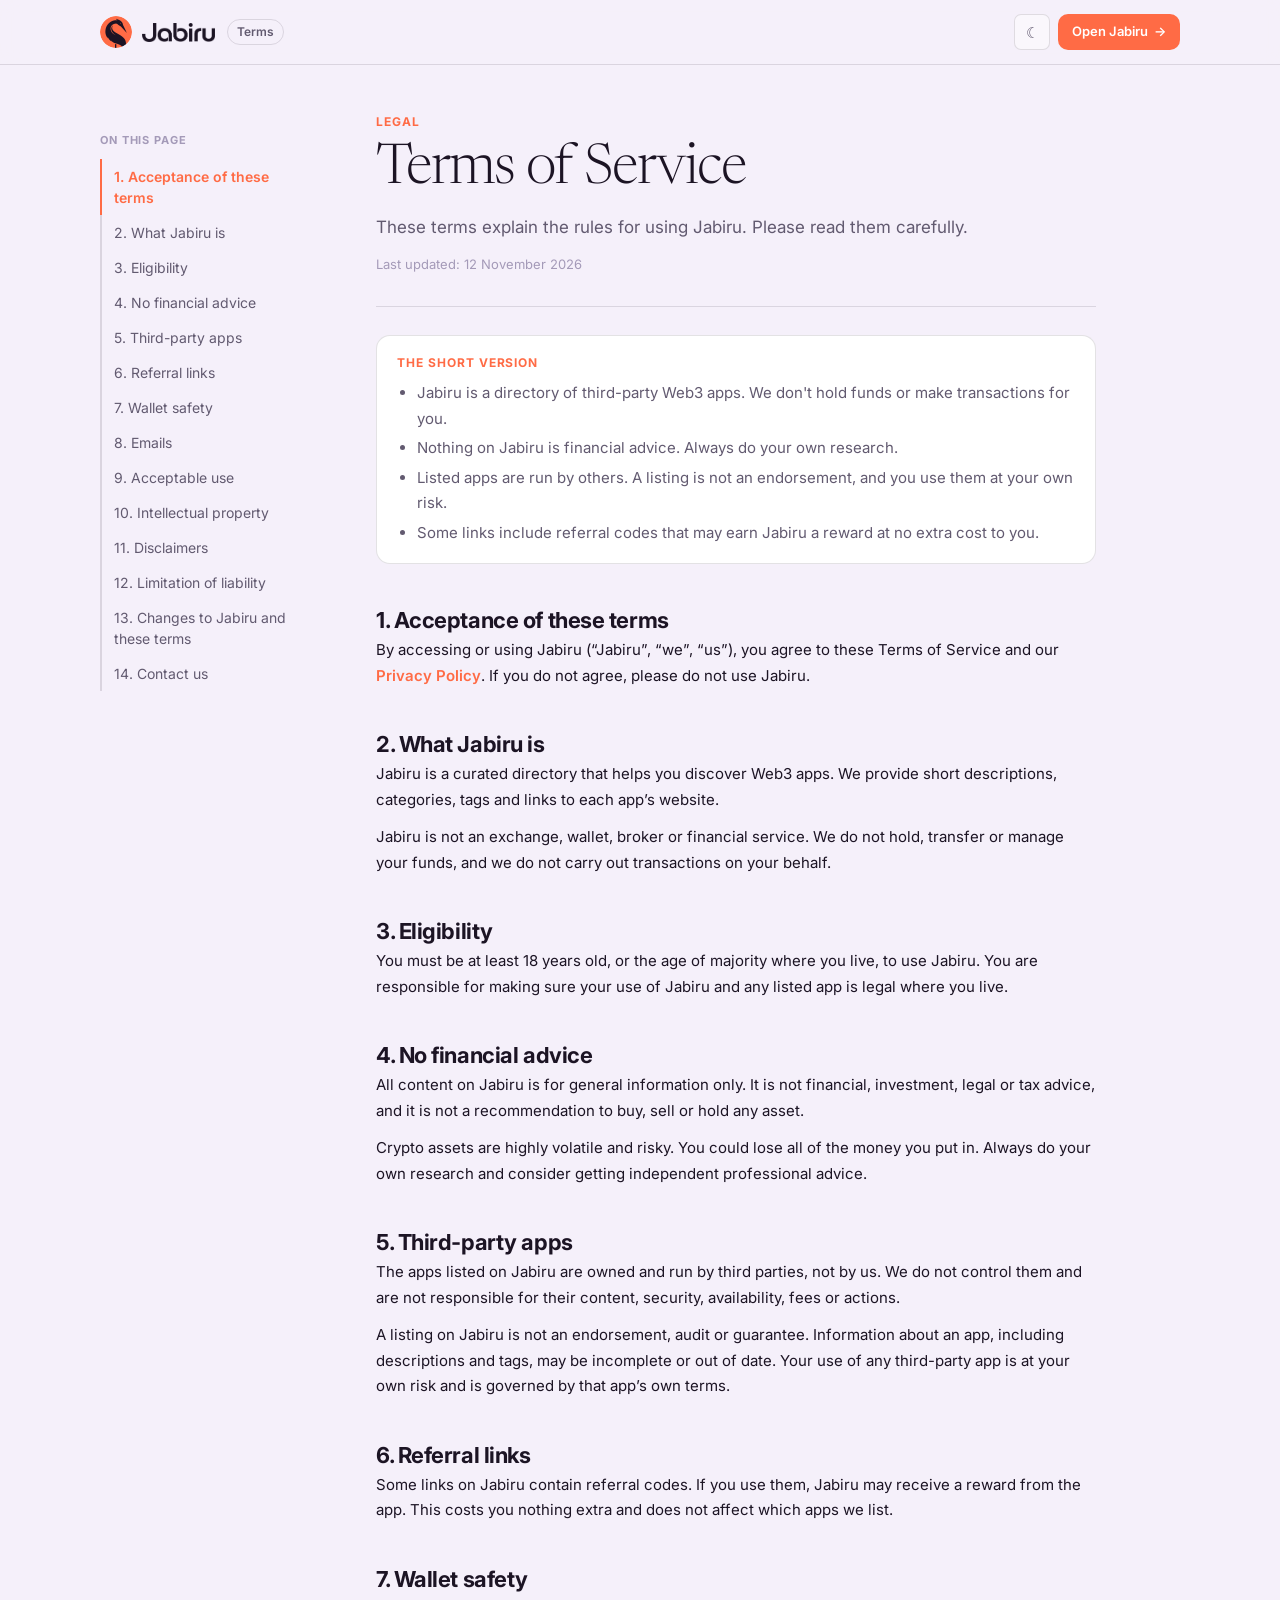
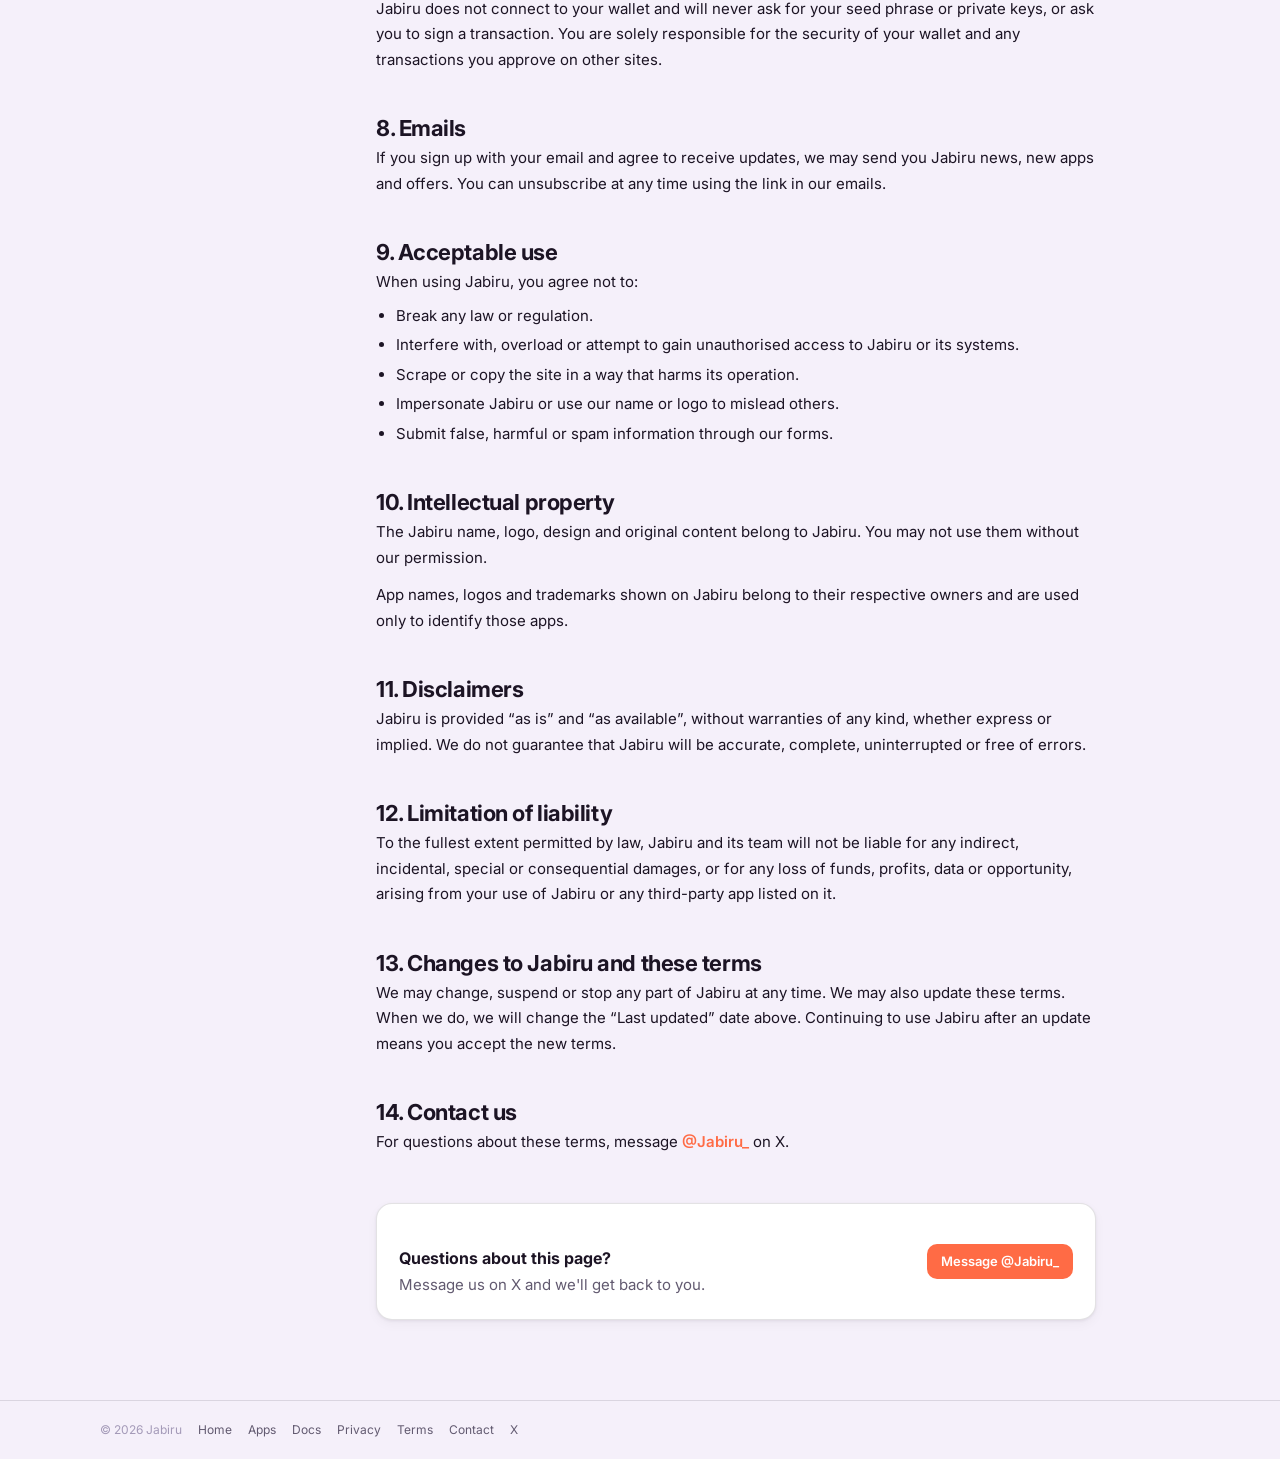
<file: terms.html>
<!DOCTYPE html>
<html lang="en">
<head>
<meta charset="UTF-8"/>
<meta name="viewport" content="width=device-width,initial-scale=1"/>
<title>Terms · Jabiru</title>
<link rel="icon" type="image/png" href="/icons/favicon.png"/>
<link rel="apple-touch-icon" href="/apple-touch-icon.png"/>
<meta name="description" content="The terms that apply when you use Jabiru."/>
<meta name="theme-color" content="#FF6B45"/>
<link rel="manifest" href="/manifest.webmanifest"/>
<link rel="canonical" href="https://www.jabiru.app/terms"/>
<meta property="og:type" content="website"/>
<meta property="og:site_name" content="Jabiru"/>
<meta property="og:title" content="Terms of Service · Jabiru"/>
<meta property="og:description" content="The terms that apply when you use Jabiru."/>
<meta property="og:url" content="https://www.jabiru.app/terms"/>
<meta property="og:image" content="https://www.jabiru.app/og.png"/>
<meta name="twitter:card" content="summary_large_image"/>
<meta name="twitter:site" content="@Jabiru_"/>
<meta name="twitter:image" content="https://www.jabiru.app/og.png"/>
<link rel="preconnect" href="https://fonts.googleapis.com"/>
<link rel="preconnect" href="https://fonts.gstatic.com" crossorigin/>
<link href="https://fonts.googleapis.com/css2?family=Inter:wght@300;400;500;600;700&family=Newsreader:opsz,wght@6..72,300&family=Syne:wght@600;700;800&display=swap" rel="stylesheet"/>
<link rel="stylesheet" href="styles.css"/>
<link rel="stylesheet" href="docs.css"/>
<script>
  (function () {
    var saved = null;
    try { saved = localStorage.getItem('ef-theme'); } catch (e) {}
    var dark = window.matchMedia && window.matchMedia('(prefers-color-scheme: dark)').matches;
    document.documentElement.setAttribute('data-theme', saved || (dark ? 'dark' : 'light'));
  })();
</script>
</head>
<body>

<header class="d-head">
  <div class="d-head-inner">
    <a class="nav-brand use-wordmark" href="/" title="Home">
      <div class="nav-logo-wrap is-img"><img src="icons/jabiru-mark.png" alt=""/></div>
      <span class="nav-wordmark" aria-hidden="true"></span>
      <span class="nav-brand-name">Jabiru</span>
    </a>
    <span class="d-tag">Terms</span>
    <div class="d-head-right">
      <button class="theme-toggle" onclick="toggleTheme()" title="Toggle theme" aria-label="Toggle dark/light mode"><span class="theme-icon">&#9790;</span></button>
      <a class="d-btn" href="/app">Open Jabiru <span aria-hidden="true">→</span></a>
    </div>
  </div>
</header>

<div class="d-wrap">
  <nav class="d-toc" aria-label="On this page">
    <div class="d-toc-title">On this page</div>
    <a href="#acceptance">1. Acceptance of these terms</a>
    <a href="#service">2. What Jabiru is</a>
    <a href="#eligibility">3. Eligibility</a>
    <a href="#no-advice">4. No financial advice</a>
    <a href="#third-party">5. Third-party apps</a>
    <a href="#referrals">6. Referral links</a>
    <a href="#wallets">7. Wallet safety</a>
    <a href="#emails">8. Emails</a>
    <a href="#acceptable-use">9. Acceptable use</a>
    <a href="#ip">10. Intellectual property</a>
    <a href="#disclaimers">11. Disclaimers</a>
    <a href="#liability">12. Limitation of liability</a>
    <a href="#changes">13. Changes to Jabiru and these terms</a>
    <a href="#contact">14. Contact us</a>
  </nav>

  <main class="d-legal">
    <div class="d-hero">
      <div class="d-eyebrow">Legal</div>
      <h1>Terms of Service</h1>
      <p>These terms explain the rules for using Jabiru. Please read them carefully.</p>
      <div class="d-updated">Last updated: 12 November 2026</div>
    </div>

    <div class="d-summary">
      <div class="d-summary-title">The short version</div>
      <ul><li>Jabiru is a directory of third-party Web3 apps. We don't hold funds or make transactions for you.</li><li>Nothing on Jabiru is financial advice. Always do your own research.</li><li>Listed apps are run by others. A listing is not an endorsement, and you use them at your own risk.</li><li>Some links include referral codes that may earn Jabiru a reward at no extra cost to you.</li></ul>
    </div>

    <section id="acceptance">
      <h2>1. Acceptance of these terms</h2>
      <p>By accessing or using Jabiru (“Jabiru”, “we”, “us”), you agree to these Terms of Service and our <a href="/privacy">Privacy Policy</a>. If you do not agree, please do not use Jabiru.</p>
    </section>

    <section id="service">
      <h2>2. What Jabiru is</h2>
      <p>Jabiru is a curated directory that helps you discover Web3 apps. We provide short descriptions, categories, tags and links to each app’s website.</p>
      <p>Jabiru is not an exchange, wallet, broker or financial service. We do not hold, transfer or manage your funds, and we do not carry out transactions on your behalf.</p>
    </section>

    <section id="eligibility">
      <h2>3. Eligibility</h2>
      <p>You must be at least 18 years old, or the age of majority where you live, to use Jabiru. You are responsible for making sure your use of Jabiru and any listed app is legal where you live.</p>
    </section>

    <section id="no-advice">
      <h2>4. No financial advice</h2>
      <p>All content on Jabiru is for general information only. It is not financial, investment, legal or tax advice, and it is not a recommendation to buy, sell or hold any asset.</p>
      <p>Crypto assets are highly volatile and risky. You could lose all of the money you put in. Always do your own research and consider getting independent professional advice.</p>
    </section>

    <section id="third-party">
      <h2>5. Third-party apps</h2>
      <p>The apps listed on Jabiru are owned and run by third parties, not by us. We do not control them and are not responsible for their content, security, availability, fees or actions.</p>
      <p>A listing on Jabiru is not an endorsement, audit or guarantee. Information about an app, including descriptions and tags, may be incomplete or out of date. Your use of any third-party app is at your own risk and is governed by that app’s own terms.</p>
    </section>

    <section id="referrals">
      <h2>6. Referral links</h2>
      <p>Some links on Jabiru contain referral codes. If you use them, Jabiru may receive a reward from the app. This costs you nothing extra and does not affect which apps we list.</p>
    </section>

    <section id="wallets">
      <h2>7. Wallet safety</h2>
      <p>Jabiru does not connect to your wallet and will never ask for your seed phrase or private keys, or ask you to sign a transaction. You are solely responsible for the security of your wallet and any transactions you approve on other sites.</p>
    </section>

    <section id="emails">
      <h2>8. Emails</h2>
      <p>If you sign up with your email and agree to receive updates, we may send you Jabiru news, new apps and offers. You can unsubscribe at any time using the link in our emails.</p>
    </section>

    <section id="acceptable-use">
      <h2>9. Acceptable use</h2>
      <p>When using Jabiru, you agree not to:</p>
      <ul>
        <li>Break any law or regulation.</li>
        <li>Interfere with, overload or attempt to gain unauthorised access to Jabiru or its systems.</li>
        <li>Scrape or copy the site in a way that harms its operation.</li>
        <li>Impersonate Jabiru or use our name or logo to mislead others.</li>
        <li>Submit false, harmful or spam information through our forms.</li>
      </ul>
    </section>

    <section id="ip">
      <h2>10. Intellectual property</h2>
      <p>The Jabiru name, logo, design and original content belong to Jabiru. You may not use them without our permission.</p>
      <p>App names, logos and trademarks shown on Jabiru belong to their respective owners and are used only to identify those apps.</p>
    </section>

    <section id="disclaimers">
      <h2>11. Disclaimers</h2>
      <p>Jabiru is provided “as is” and “as available”, without warranties of any kind, whether express or implied. We do not guarantee that Jabiru will be accurate, complete, uninterrupted or free of errors.</p>
    </section>

    <section id="liability">
      <h2>12. Limitation of liability</h2>
      <p>To the fullest extent permitted by law, Jabiru and its team will not be liable for any indirect, incidental, special or consequential damages, or for any loss of funds, profits, data or opportunity, arising from your use of Jabiru or any third-party app listed on it.</p>
    </section>

    <section id="changes">
      <h2>13. Changes to Jabiru and these terms</h2>
      <p>We may change, suspend or stop any part of Jabiru at any time. We may also update these terms. When we do, we will change the “Last updated” date above. Continuing to use Jabiru after an update means you accept the new terms.</p>
    </section>

    <section id="contact">
      <h2>14. Contact us</h2>
      <p>For questions about these terms, message <a href="https://x.com/Jabiru_" target="_blank" rel="noopener noreferrer">@Jabiru_</a> on X.</p>
    </section>

    <div class="d-help">
      <div>
        <h3>Questions about this page?</h3>
        <p>Message us on X and we'll get back to you.</p>
      </div>
      <a class="d-btn" href="https://x.com/Jabiru_" target="_blank" rel="noopener noreferrer">Message @Jabiru_</a>
    </div>
  </main>
</div>

<footer class="d-foot">
  <div>
    <span>© <span id="year"></span> Jabiru</span>
    <a href="/">Home</a>
    <a href="/app">Apps</a>
    <a href="/docs">Docs</a>
    <a href="/privacy">Privacy</a>
    <a href="/terms">Terms</a>
    <a href="/contact">Contact</a>
    <a href="https://x.com/Jabiru_" target="_blank" rel="noopener noreferrer">X</a>
  </div>
</footer>

<script>
var links = Array.prototype.slice.call(document.querySelectorAll('.d-toc a'));
var targets = links.map(function (a) { return document.querySelector(a.getAttribute('href')); });
function onScroll() {
  var y = window.scrollY + 120, current = 0;
  targets.forEach(function (t, i) { if (t && t.getBoundingClientRect().top + window.scrollY <= y) current = i; });
  if (window.innerHeight + window.scrollY >= document.body.scrollHeight - 4) current = targets.length - 1;
  links.forEach(function (a, i) { a.classList.toggle('active', i === current); });
}
window.addEventListener('scroll', onScroll, { passive: true });
onScroll();
function updateThemeIcon() {
  var dark = document.documentElement.getAttribute('data-theme') === 'dark';
  document.querySelector('.theme-icon').textContent = dark ? '☀' : '☾';
}
function toggleTheme() {
  var root = document.documentElement;
  var next = root.getAttribute('data-theme') === 'dark' ? 'light' : 'dark';
  root.setAttribute('data-theme', next);
  try { localStorage.setItem('ef-theme', next); } catch (e) {}
  updateThemeIcon();
}
updateThemeIcon();
document.getElementById('year').textContent = new Date().getFullYear();
</script>
</body>
</html>
</file>
<file: styles.css>
/* ── Reset ── */
*,*::before,*::after{box-sizing:border-box;margin:0;padding:0}

/* ── Google Fonts fallback stack ── */
/* Syne for brand/headings, Inter for UI */

/* ═══════════════════════════════════════════
   DESIGN TOKENS
═══════════════════════════════════════════ */
:root{
  /* Brand */
  --accent:      #FF6B45;
  --accent2:     #F0532C;
  --accentbg:    rgba(255,107,69,0.08);
  --accentbg2:   rgba(255,107,69,0.15);
  --amber:       #F59E0B;

  /* Light mode surfaces */
  --bg:          #F5F0FA;
  --bg2:         #ECE5F3;
  --surface:     #FFFFFF;
  --surface2:    #FAF7FC;
  --surface3:    #EFE9F5;

  /* Light mode borders */
  --border:      rgba(28,20,36,0.07);
  --border2:     rgba(28,20,36,0.12);
  --border3:     rgba(255,107,69,0.35);

  /* Light mode text */
  --text:        #1C1424;
  --text2:       #625A70;
  --text3:       #A49AB8;

  /* Semantic */
  --green:       #16a34a;
  --red:         #dc2626;

  /* Layout */
  --nav-h:       56px;
  --intro-h:     0px;  /* no intro strip; was 40px */
  --sidebar-w:   210px;

  /* Radius */
  --r:           10px;
  --rs:          7px;
  --rx:          14px;

  /* Shadows */
  --card-shadow: 0 1px 3px rgba(28,20,36,0.07), 0 4px 12px rgba(28,20,36,0.04);
  --card-hover:  0 4px 16px rgba(28,20,36,0.12), 0 1px 4px rgba(28,20,36,0.08);
  --modal-shadow:0 24px 64px rgba(28,20,36,0.18);
}

/* ── Dark mode ── */
:root[data-theme="dark"]{
  --bg:          #1C1424;
  --bg2:         #241C30;
  --surface:     #2C243C;
  --surface2:    #352D46;
  --surface3:    #3E3650;
  --border:      rgba(255,255,255,0.07);
  --border2:     rgba(255,255,255,0.11);
  --border3:     rgba(255,107,69,0.4);
  --text:        #F5F0FA;
  --text2:       #A49AB8;
  --text3:       #5E5575;
  --accent:      #FF6B45;
  --accent2:     #FF5C35;
  --accentbg:    rgba(255,107,69,0.12);
  --accentbg2:   rgba(255,107,69,0.2);
  --card-shadow: 0 1px 3px rgba(0,0,0,0.3), 0 4px 12px rgba(0,0,0,0.2);
  --card-hover:  0 4px 20px rgba(0,0,0,0.4), 0 1px 4px rgba(0,0,0,0.25);
  --modal-shadow:0 24px 64px rgba(0,0,0,0.5);
}
@media(prefers-color-scheme:dark){
  :root:not([data-theme="light"]){
    --bg:          #1C1424;
    --bg2:         #241C30;
    --surface:     #2C243C;
    --surface2:    #352D46;
    --surface3:    #3E3650;
    --border:      rgba(255,255,255,0.07);
    --border2:     rgba(255,255,255,0.11);
    --border3:     rgba(255,107,69,0.4);
    --text:        #F5F0FA;
    --text2:       #A49AB8;
    --text3:       #5E5575;
    --accent:      #FF6B45;
    --accent2:     #FF5C35;
    --accentbg:    rgba(255,107,69,0.12);
    --accentbg2:   rgba(255,107,69,0.2);
    --card-shadow: 0 1px 3px rgba(0,0,0,0.3),0 4px 12px rgba(0,0,0,0.2);
    --card-hover:  0 4px 20px rgba(0,0,0,0.4),0 1px 4px rgba(0,0,0,0.25);
    --modal-shadow:0 24px 64px rgba(0,0,0,0.5);
  }
}

/* ═══════════════════════════════════════════
   BASE
═══════════════════════════════════════════ */
html,body{height:100%}
body{
  background:var(--bg);
  color:var(--text);
  font-family:'Inter',system-ui,sans-serif;
  font-size:13px;
  line-height:1.5;
  overflow-x:hidden;
  -webkit-font-smoothing:antialiased;
}

/* ═══════════════════════════════════════════
   TOP NAV
═══════════════════════════════════════════ */
.topnav{
  position:fixed;top:0;left:0;right:0;z-index:300;
  height:var(--nav-h);
  background:var(--surface);
  border-bottom:1px solid var(--border2);
  box-shadow:0 1px 0 var(--border);
}
.topnav-inner{
  display:flex;align-items:center;
  height:100%;padding:0 20px;gap:14px;
}

/* Brand */
.nav-brand{
  display:flex;align-items:center;gap:10px;
  cursor:pointer;flex-shrink:0;
  min-width:calc(var(--sidebar-w) - 20px);
  text-decoration:none;
}
.nav-logo-wrap{
  width:32px;height:32px;border-radius:9px;
  background:var(--accent);
  display:flex;align-items:center;justify-content:center;
  font-size:16px;overflow:hidden;flex-shrink:0;
  box-shadow:0 2px 8px rgba(255,107,69,0.4);
}
.nav-brand-name{
  font-family:'Syne',system-ui,sans-serif;
  font-size:16px;font-weight:700;
  color:var(--text);letter-spacing:-0.01em;
}

/* Image logo: show it as-is (no orange tile behind it) */
.nav-logo-wrap.is-img{background:none;box-shadow:none;border-radius:50%;}
.nav-logo-wrap.is-img img,#nav-logo img{width:100%;height:100%;object-fit:contain;display:block;}
#nav-logo{display:contents;}

/* Wordmark: the brand's drawn "Jabiru" lettering, coloured with the theme text colour */
.nav-wordmark{
  display:none;height:19px;aspect-ratio:370/96;flex-shrink:0;background:var(--text);
  -webkit-mask:url(icons/jabiru-wordmark.png) no-repeat left center/contain;
  mask:url(icons/jabiru-wordmark.png) no-repeat left center/contain;
}
.use-wordmark .nav-wordmark{display:block;}
.use-wordmark .nav-brand-name{position:absolute;width:1px;height:1px;overflow:hidden;clip:rect(0 0 0 0);white-space:nowrap;}

/* Search */
.nav-search-wrap{
  flex:1;min-width:0;max-width:440px;
  display:flex;align-items:center;gap:8px;
  background:var(--surface2);
  border:1.5px solid var(--border2);
  border-radius:var(--rs);
  padding:0 12px;height:36px;
  transition:border-color 0.15s,box-shadow 0.15s;
}
.nav-search-wrap:focus-within{
  border-color:var(--accent);
  box-shadow:0 0 0 3px var(--accentbg);
  background:var(--surface);
}
.nav-search-icon{color:var(--text3);font-size:15px;flex-shrink:0;line-height:1;}
#search{
  flex:1;min-width:0;width:100%;background:none;border:none;outline:none;
  color:var(--text);font-size:13px;font-family:'Inter',inherit;
}
#search::placeholder{color:var(--text3);}

/* Desktop: center the search bar in the top nav */
@media(min-width:901px){
  .topnav-inner{position:relative;}
  .topnav-inner > .nav-search-wrap{
    position:absolute;left:50%;transform:translateX(-50%);
    width:min(440px, calc(100% - 2 * var(--sidebar-w) - 40px));
  }
}

/* Nav right */
.nav-right{margin-left:auto;display:flex;align-items:center;gap:8px;flex-shrink:0;}
.nav-count{display:none;}

/* Mobile menu button */
.menu-btn{
  display:none;
  width:36px;height:36px;border-radius:var(--rs);
  border:1.5px solid var(--border2);
  background:var(--surface2);color:var(--text2);
  cursor:pointer;align-items:center;justify-content:center;
  font-size:18px;flex-shrink:0;
  transition:all 0.15s;
}
.menu-btn:hover{background:var(--surface3);color:var(--text);}

/* Theme toggle */
.theme-toggle{
  width:36px;height:36px;border-radius:var(--rs);
  border:1.5px solid var(--border2);
  background:var(--surface2);color:var(--text2);
  cursor:pointer;display:flex;align-items:center;justify-content:center;
  font-size:15px;transition:all 0.15s;flex-shrink:0;
}
.theme-toggle:hover{background:var(--surface3);color:var(--text);}
.theme-icon{font-style:normal;line-height:1;}

/* Add button */
.add-btn{
  font-family:'Inter',sans-serif;font-size:12px;font-weight:600;
  padding:0 16px;height:36px;border-radius:var(--rs);
  border:none;background:var(--accent);color:#fff;
  cursor:pointer;white-space:nowrap;
  transition:background 0.15s,box-shadow 0.15s,transform 0.1s;
  box-shadow:0 2px 6px rgba(255,107,69,0.35);
  display:flex;align-items:center;gap:5px;
}
.add-btn:hover{background:var(--accent2);box-shadow:0 3px 12px rgba(255,107,69,0.45);transform:translateY(-1px);}
.add-btn:active{transform:translateY(0);}

/* ── Intro strip ── */
.intro-strip{
  background:var(--surface);
  border-bottom:1px solid var(--border);
  padding:0 20px 0 calc(var(--sidebar-w) + 20px);
  height:var(--intro-h);
  display:flex;align-items:center;
  position:fixed;
  top:var(--nav-h);left:0;right:0;z-index:290;
}
.intro-copy{
  font-size:12px;color:var(--text2);
}
.intro-copy strong{
  font-weight:600;color:var(--text);
}

/* ═══════════════════════════════════════════
   PAGE LAYOUT
═══════════════════════════════════════════ */
.page-shell{
  padding-top:calc(var(--nav-h) + var(--intro-h));
  display:flex;min-height:100vh;
}

/* Sidebar overlay (mobile) */
.sidebar-overlay{
  display:none;position:fixed;inset:0;z-index:250;
  background:rgba(28,20,36,0.5);
  backdrop-filter:blur(2px);
}
.sidebar-overlay.open{display:block;}

/* ═══════════════════════════════════════════
   SIDEBAR
═══════════════════════════════════════════ */
.sidebar{
  width:var(--sidebar-w);flex-shrink:0;
  position:fixed;
  top:calc(var(--nav-h) + var(--intro-h));
  left:0;bottom:0;
  overflow-y:auto;overflow-x:hidden;
  background:var(--bg);
  border-right:1px solid var(--border2);
  scrollbar-width:thin;
  scrollbar-color:var(--border2) transparent;
  z-index:200;
  padding:16px 0 32px;
}
.sidebar::-webkit-scrollbar{width:3px;}
.sidebar::-webkit-scrollbar-thumb{background:var(--border2);border-radius:2px;}

.sidebar-section-hdr{
  font-family:'Syne',sans-serif;
  font-size:10px;font-weight:700;
  letter-spacing:0.08em;text-transform:uppercase;
  color:var(--text3);
  padding:0 16px 8px;
}
.sidebar-all-btn{
  display:flex;align-items:center;gap:10px;
  padding:8px 16px;
  cursor:pointer;border:none;background:none;
  color:var(--text2);font-size:13px;font-weight:500;
  width:100%;text-align:left;
  position:relative;
  transition:color 0.12s,background 0.12s;
  border-radius:0;
}
.sidebar-all-btn::before{
  content:'';position:absolute;left:0;top:0;bottom:0;width:3px;
  background:var(--accent);border-radius:0 2px 2px 0;
  opacity:0;transition:opacity 0.15s;
}
.sidebar-all-btn:hover{color:var(--text);background:var(--surface);}
.sidebar-all-btn.active{
  color:var(--accent);font-weight:600;
  background:var(--accentbg);
}
.sidebar-all-btn.active::before{opacity:1;}

.cat-trigger{
  display:flex;align-items:center;gap:10px;
  padding:7px 16px;
  cursor:pointer;border:none;background:none;
  color:var(--text2);font-size:13px;
  width:100%;text-align:left;
  position:relative;
  transition:color 0.12s,background 0.12s;
}
.cat-trigger::before{
  content:'';position:absolute;left:0;top:0;bottom:0;width:3px;
  background:var(--accent);border-radius:0 2px 2px 0;
  opacity:0;transition:opacity 0.15s;
}
.cat-trigger:hover{color:var(--text);background:var(--surface);}
.cat-trigger.active{
  color:var(--accent);font-weight:600;
  background:var(--accentbg);
}
.cat-trigger.active::before{opacity:1;}
.cat-trigger.active .cat-dot{background:var(--accent);}
.cat-dot{
  width:6px;height:6px;border-radius:50%;
  background:var(--border2);flex-shrink:0;
  transition:background 0.15s;
}
.cat-name{flex:1;white-space:nowrap;overflow:hidden;text-overflow:ellipsis;}
.cat-count{display:none!important;}
.cat-arrow{display:none;}

/* ═══════════════════════════════════════════
   CONTENT AREA
═══════════════════════════════════════════ */
.content-area{
  margin-left:var(--sidebar-w);
  flex:1;
  padding:24px 24px 48px;
  min-width:0;
}

/* Breadcrumb */
.breadcrumb{
  display:none;align-items:center;gap:8px;
  margin-bottom:20px;
}
.breadcrumb.visible{display:flex;}
.bc-cat{
  font-family:'Syne',sans-serif;
  font-size:13px;font-weight:700;color:var(--accent);
  padding:4px 12px;
  background:var(--accentbg);
  border:1px solid var(--accentbg2);
  border-radius:20px;
}
.bc-clear{
  font-size:11px;color:var(--text3);background:none;border:none;
  cursor:pointer;padding:4px 8px;border-radius:4px;
  transition:color 0.15s,background 0.15s;
}
.bc-clear:hover{color:var(--red);background:rgba(220,38,38,0.07);}

/* ── Section headers (outside grid) ── */
.cat-section{margin-bottom:32px;}
.cat-section-hdr{
  display:flex;align-items:baseline;gap:10px;
  margin-bottom:14px;
  padding-bottom:10px;
  border-bottom:1.5px solid var(--border2);
}
.cat-section-hdr-name{
  font-family:'Inter',system-ui,sans-serif;
  font-size:14px;font-weight:600;
  color:var(--text);
  letter-spacing:-0.01em;
}
.cat-section-hdr-count{
  font-size:11px;color:var(--text3);font-weight:400;
}

/* ── App Cards ── */
.grid{
  display:grid;
  grid-template-columns:repeat(auto-fill,minmax(200px,1fr));
  gap:12px;
}
.card{
  background:var(--surface);
  border:1.5px solid var(--border);
  border-radius:var(--r);
  padding:16px;
  cursor:pointer;
  transition:box-shadow 0.18s,border-color 0.18s,transform 0.15s;
  display:flex;flex-direction:column;gap:11px;
  position:relative;
  outline:none;
}
.card:hover{
  box-shadow:var(--card-hover);
  border-color:var(--border3);
  transform:translateY(-2px);
}
.card:focus-visible{
  outline:2px solid var(--accent);
  outline-offset:2px;
}
.card-top{
  display:flex;align-items:flex-start;justify-content:space-between;
  gap:8px;
}
.card-icon{
  width:42px;height:42px;border-radius:10px;
  overflow:hidden;flex-shrink:0;
  display:flex;align-items:center;justify-content:center;
  background:var(--surface2);font-size:20px;
  border:1px solid var(--border);
}
.card-icon img{width:100%;height:100%;object-fit:cover;border-radius:9px;}
.card-badge{
  font-size:10px;font-weight:600;letter-spacing:0.01em;
  color:var(--accent);
  background:var(--accentbg);
  padding:3px 8px;border-radius:20px;
  white-space:nowrap;max-width:100px;
  overflow:hidden;text-overflow:ellipsis;
  flex-shrink:0;
}
.card-title{
  font-size:14px;font-weight:600;letter-spacing:-0.01em;
  color:var(--text);
  display:flex;align-items:center;justify-content:space-between;
  gap:4px;
}
.card-arrow{
  font-size:14px;color:var(--accent);
  opacity:0;transition:opacity 0.15s;
  flex-shrink:0;
}
.card:hover .card-arrow{opacity:1;}
.card-desc{
  font-size:11.5px;color:var(--text2);
  line-height:1.55;
  display:-webkit-box;
  -webkit-line-clamp:2;
  -webkit-box-orient:vertical;
  overflow:hidden;
}

/* ── Count (hidden) ── */
.content-header{display:none;}
#grid-count{display:none;}

/* ── Empty state ── */
.empty-state{
  grid-column:1/-1;
  padding:60px 20px;
  text-align:center;
  color:var(--text3);
}
.empty-state-icon{font-size:36px;margin-bottom:12px;opacity:0.5;}
.empty-state-msg{font-size:14px;font-weight:500;color:var(--text2);margin-bottom:6px;}
.empty-state-sub{font-size:12px;}

/* ═══════════════════════════════════════════
   MODALS
═══════════════════════════════════════════ */
.overlay{
  display:none;position:fixed;inset:0;z-index:500;
  background:rgba(28,20,36,0.5);
  backdrop-filter:blur(4px);
  align-items:flex-start;justify-content:center;
  padding:60px 16px;
  overflow-y:auto;
}
.overlay.open{display:flex;}
.modal{
  background:var(--surface);
  border:1.5px solid var(--border2);
  border-radius:var(--rx);
  padding:28px;width:min(460px,100%);
  box-shadow:var(--modal-shadow);
  margin:auto;
}
.modal-title{
  font-family:'Syne',sans-serif;
  font-size:17px;font-weight:700;color:var(--text);
  margin-bottom:22px;letter-spacing:-0.01em;
}
.field{margin-bottom:16px;}
.field label{
  display:block;font-size:11px;font-weight:600;
  color:var(--text2);margin-bottom:6px;
  letter-spacing:0.04em;
}
.field input,.field textarea,.field select{
  width:100%;background:var(--surface2);
  border:1.5px solid var(--border2);
  border-radius:var(--rs);
  color:var(--text);font-family:'Inter',sans-serif;font-size:13px;
  padding:9px 12px;outline:none;
  transition:border-color 0.15s,box-shadow 0.15s;
}
.field input:focus,.field textarea:focus,.field select:focus{
  border-color:var(--accent);
  box-shadow:0 0 0 3px var(--accentbg);
  background:var(--surface);
}
.field textarea{resize:vertical;min-height:64px;}
.modal-actions{display:flex;gap:8px;justify-content:flex-end;margin-top:22px;}
.btn-cancel,.btn-save{
  font-family:'Inter',sans-serif;font-size:12px;font-weight:600;
  padding:9px 20px;border-radius:var(--rs);
  cursor:pointer;transition:all 0.15s;
}
.btn-cancel{
  background:var(--surface2);color:var(--text2);
  border:1.5px solid var(--border2);
}
.btn-cancel:hover{color:var(--text);background:var(--surface3);}
.btn-save{
  background:var(--accent);color:#fff;border:none;
  box-shadow:0 2px 8px rgba(255,107,69,0.35);
}
.btn-save:hover{background:var(--accent2);box-shadow:0 3px 12px rgba(255,107,69,0.45);}

/* Icon mode toggle */
.icon-toggle{display:flex;gap:6px;margin-bottom:10px;}
.icon-btn{
  font-family:'Inter',sans-serif;font-size:11px;font-weight:600;
  padding:5px 14px;border-radius:20px;
  border:1.5px solid var(--border2);
  background:none;color:var(--text2);cursor:pointer;
  transition:all 0.15s;
}
.icon-btn.active{background:var(--accentbg);color:var(--accent);border-color:var(--accentbg2);}
.icon-btn:hover:not(.active){background:var(--surface2);color:var(--text);}

/* Upload area */
.upload-area{
  border:2px dashed var(--border2);
  border-radius:var(--rs);
  padding:20px;text-align:center;
  cursor:pointer;transition:all 0.15s;
  background:var(--surface2);
}
.upload-area:hover,.upload-area.drag-over{
  border-color:var(--accent);
  background:var(--accentbg);
}
.upload-area p{font-size:12px;color:var(--text2);}

/* Icon upload wrap */
.icon-upload-wrap{
  display:flex;align-items:center;gap:10px;
  background:var(--surface2);
  border:1.5px solid var(--border2);border-radius:var(--rs);
  padding:8px 12px;
}
.icon-preview{
  width:38px;height:38px;border-radius:var(--rs);
  background:var(--surface3);overflow:hidden;
  display:flex;align-items:center;justify-content:center;
  font-size:20px;flex-shrink:0;
}
.icon-preview img{width:100%;height:100%;object-fit:cover;}
.icon-upload-btn{
  font-family:'Inter',sans-serif;font-size:11px;font-weight:600;
  padding:6px 12px;border-radius:var(--rs);
  border:1.5px solid var(--border2);
  background:var(--surface);color:var(--text2);
  cursor:pointer;transition:all 0.15s;
}
.icon-upload-btn:hover{color:var(--text);border-color:var(--text3);}

/* Emoji picker */
.emoji-picker{display:flex;flex-wrap:wrap;gap:6px;padding:6px 0;}
.emoji-option{
  width:36px;height:36px;border-radius:8px;
  display:flex;align-items:center;justify-content:center;
  font-size:20px;cursor:pointer;border:2px solid transparent;
  background:var(--surface2);transition:all 0.12s;
}
.emoji-option:hover{background:var(--surface3);}
.emoji-option.selected{border-color:var(--accent);background:var(--accentbg);}

/* Brand modal */
.brand-modal{max-height:90vh;overflow-y:auto;}
.brand-tabs{display:flex;gap:4px;margin-bottom:18px;}
.brand-tab{
  font-family:'Inter',sans-serif;font-size:12px;font-weight:600;
  padding:6px 14px;border-radius:20px;
  border:1.5px solid var(--border2);
  background:none;color:var(--text2);cursor:pointer;transition:all 0.15s;
}
.brand-tab.active{background:var(--accentbg);color:var(--accent);border-color:var(--accentbg2);}
.brand-panel{display:none;}
.brand-panel.active{display:block;}
.brand-section-title{
  font-size:11px;font-weight:600;color:var(--text2);
  letter-spacing:0.05em;margin:16px 0 8px;
}
.color-presets{display:flex;flex-wrap:wrap;gap:8px;margin-top:4px;}
.color-preset{
  border:1.5px solid var(--border2);border-radius:var(--rs);
  padding:5px 12px;cursor:pointer;font-size:11px;font-weight:600;
  color:var(--text2);background:var(--surface2);transition:all 0.15s;
}
.color-preset:hover,.color-preset.active{border-color:var(--accent);color:var(--accent);background:var(--accentbg);}
.banner-presets{display:flex;flex-wrap:wrap;gap:8px;margin-top:4px;}
.banner-btn{
  padding:6px 14px;border-radius:var(--rs);cursor:pointer;
  border:1.5px solid var(--border2);font-size:11px;font-weight:600;color:var(--text2);
  transition:all 0.15s;background:var(--surface2);
}
.banner-btn:hover,.banner-btn.active{border-color:var(--accent);color:var(--accent);background:var(--accentbg);}
.logo-row{display:flex;align-items:center;gap:14px;}
.logo-preview{
  width:52px;height:52px;border-radius:var(--r);
  background:var(--surface2);border:1.5px solid var(--border2);
  display:flex;align-items:center;justify-content:center;
  font-size:24px;overflow:hidden;
}
.logo-preview img{width:100%;height:100%;object-fit:cover;}

/* Cat modal */
#cat-modal .modal{max-width:520px;}
.cat-list{list-style:none;display:flex;flex-direction:column;gap:4px;max-height:300px;overflow-y:auto;}
.cat-item{
  display:flex;align-items:center;gap:8px;
  padding:8px 10px;border-radius:var(--rs);
  background:var(--surface2);border:1px solid var(--border);
  transition:background 0.12s;cursor:grab;
}
.cat-item:hover{background:var(--surface3);}
.cat-item-name{flex:1;font-size:13px;font-weight:500;}
.cat-item-del{
  font-size:11px;color:var(--text3);background:none;border:none;
  cursor:pointer;padding:3px 6px;border-radius:4px;
  transition:color 0.15s;
}
.cat-item-del:hover{color:var(--red);}

/* ── Toast ── */
.toast{
  position:fixed;bottom:28px;right:28px;z-index:1000;
  background:var(--surface);border:1.5px solid var(--border2);
  border-left:3px solid var(--accent);
  color:var(--text);font-size:12px;font-weight:500;
  padding:11px 18px;border-radius:var(--r);
  box-shadow:0 8px 28px rgba(28,20,36,0.15);
  opacity:0;transform:translateY(10px);
  transition:all 0.2s ease;pointer-events:none;
  max-width:280px;
}
.toast.show{opacity:1;transform:translateY(0);}

/* Hero strip (hidden) */
.hero-strip{display:none!important;}
.sport-bar{display:none!important;}

/* ═══════════════════════════════════════════
   RESPONSIVE
═══════════════════════════════════════════ */
@media(max-width:900px){
  :root{--sidebar-w:0px;--intro-h:0px;}
  .intro-strip{display:none;}
  .sidebar{
    width:240px;
    transform:translateX(-100%);
    transition:transform 0.25s cubic-bezier(0.4,0,0.2,1);
    z-index:260;
    top:var(--nav-h);
  }
  .sidebar.open{transform:translateX(0);}
  .menu-btn{display:flex;}
  .content-area{margin-left:0;padding:16px;}
  .nav-brand{min-width:auto;}
  .nav-search-wrap{max-width:none;}
}
@media(max-width:600px){
  .grid{grid-template-columns:repeat(auto-fill,minmax(160px,1fr));gap:10px;}
  .topnav-inner{padding:0 12px;gap:8px;}
  .add-btn span{display:none;}
  .overlay{padding:0;align-items:flex-end;}
  .modal{border-radius:var(--rx) var(--rx) 0 0;width:100%;margin:0;}
}
@media(prefers-reduced-motion:reduce){
  .card,.cat-trigger,.theme-toggle,.add-btn{transition:none;}
  .sidebar{transition:none;}
}

/* Main layout wrapper */
.main-layout{
  display:flex;
  flex:1;
  min-height:0;
}

/* btn aliases */
.btn{
  font-family:'Inter',sans-serif;font-size:12px;font-weight:600;
  padding:9px 20px;border-radius:var(--rs);
  cursor:pointer;transition:all 0.15s;
  background:var(--surface2);color:var(--text2);
  border:1.5px solid var(--border2);
}
.btn:hover{color:var(--text);background:var(--surface3);}
.btn-accent{
  background:var(--accent)!important;color:#fff!important;border:none!important;
  box-shadow:0 2px 8px rgba(255,107,69,0.35);
}
.btn-accent:hover{background:var(--accent2)!important;box-shadow:0 3px 12px rgba(255,107,69,0.45);}

/* sidebar-label / sidebar-manage */
.sidebar-label{
  font-family:'Syne',sans-serif;
  font-size:10px;font-weight:700;
  letter-spacing:0.08em;text-transform:uppercase;
  color:var(--text3);
  padding:16px 16px 8px;
}
.cat-item{display:flex;align-items:center;width:100%;}
.cat-item .cat-trigger{flex:1;}
.sidebar-manage{
  display:flex;align-items:center;gap:8px;
  width:100%;padding:8px 16px;
  margin-top:8px;
  background:none;border:none;border-top:1px solid var(--border);
  color:var(--text3);font-size:12px;cursor:pointer;
  transition:color 0.15s;
}
.sidebar-manage:hover{color:var(--accent);}

/* card-tag */
.card-tag{
  font-size:10px;font-weight:600;
  color:var(--text3);
  margin-top:auto;
}


[hidden]{display:none!important}

/* ═══════════════════════════════════════════
   ALL TOOLS: FOLDER LIBRARY (app.html only)
═══════════════════════════════════════════ */
:root{
  --folder-back:#FBE9E4;
  --folder-ring:#FFFFFF;
}
:root[data-theme="dark"]{
  --folder-back:#3A2A3A;
  --folder-ring:#2C243C;
}
@media(prefers-color-scheme:dark){
  :root:not([data-theme="light"]){--folder-back:#3A2A3A;--folder-ring:#2C243C;}
}

/* Page heading */
.lib-head{margin:4px 0 22px;}
.lib-title{
  font-family:'Inter',system-ui,sans-serif;
  font-size:26px;font-weight:600;letter-spacing:-0.02em;
  color:var(--text);line-height:1.15;
}
.lib-sub{font-size:13.5px;color:var(--text2);margin-top:6px;line-height:1.5;max-width:560px;}
.lib-count{
  font-size:12px;font-weight:600;color:var(--text2);
  padding:3px 9px;border-radius:20px;
  background:var(--surface);border:1px solid var(--border2);
  white-space:nowrap;
}

/* Opened folder header */
.folder-backlink{
  display:inline-flex;align-items:center;gap:6px;
  font:inherit;font-size:12.5px;font-weight:500;color:var(--text2);
  background:none;border:none;cursor:pointer;
  padding:4px 0;margin-bottom:12px;
  transition:color 0.15s;
}
.folder-backlink:hover{color:var(--accent);}
.folder-backlink span{transition:transform 0.15s;}
.folder-backlink:hover span{transform:translateX(-3px);}
.folder-head-row{display:flex;align-items:center;gap:10px;flex-wrap:wrap;}
.folder-head-icon{
  width:36px;height:36px;border-radius:9px;
  display:flex;align-items:center;justify-content:center;
  color:var(--accent);background:var(--accentbg);
  flex-shrink:0;
}

/* Search results: link from each group into its folder */
.cat-section-hdr{align-items:center;}
.cat-section-open{
  margin-left:auto;
  font:inherit;font-size:11.5px;font-weight:500;color:var(--text3);
  background:none;border:none;cursor:pointer;
  transition:color 0.15s;
}
.cat-section-open:hover{color:var(--accent);}

/* Folder grid */
.folder-grid{
  display:grid;
  grid-template-columns:repeat(auto-fill,minmax(236px,1fr));
  gap:22px 16px;
}

/* One folder: a back sheet with a tab, app icons tucked inside, a front flap with the label */
.folder{
  position:relative;display:block;width:100%;
  height:206px;
  padding:0;border:none;background:none;
  font:inherit;color:inherit;text-align:left;
  cursor:pointer;
  perspective:900px;
  outline:none;
  -webkit-tap-highlight-color:transparent;
}
.folder-back{
  position:absolute;inset:12px 0 0 0;
  background:var(--folder-back);
  border:1px solid var(--border2);
  border-radius:3px 14px 14px 14px;
  transition:border-color 0.2s;
}
/* The tab on the back sheet */
.folder-back::before{
  content:"";position:absolute;
  left:-1px;top:-13px;
  width:44%;height:14px;
  background:var(--folder-back);
  border:1px solid var(--border2);border-bottom:none;
  border-radius:9px 0 0 0;
  clip-path:polygon(0 0,82% 0,100% 100%,0 100%);
}
/* App icons peeking out of the folder */
.folder-peek{
  position:absolute;left:16px;right:16px;top:40px;
  display:flex;align-items:flex-start;
  z-index:1;
}
.folder-app{
  width:46px;height:46px;flex-shrink:0;
  border-radius:12px;overflow:hidden;
  background:var(--surface);
  box-shadow:0 0 0 2px var(--folder-ring),0 4px 10px rgba(28,20,36,0.14);
  display:flex;align-items:center;justify-content:center;
  transition:transform 0.32s cubic-bezier(0.34,1.4,0.64,1);
}
.folder-app + .folder-app{margin-left:-9px;}
.folder-app img{width:100%;height:100%;object-fit:cover;display:block;}
.folder-app-emoji{font-size:22px;}
.folder-app:nth-child(1){transform:rotate(-5deg);}
.folder-app:nth-child(2){transform:rotate(3deg) translateY(3px);}
.folder-app:nth-child(3){transform:rotate(-2deg) translateY(1px);}
.folder-app:nth-child(4){transform:rotate(4deg) translateY(4px);}
.folder-app:nth-child(5){transform:rotate(-3deg) translateY(2px);}
.folder-more{
  font-size:12px;font-weight:600;color:var(--text2);
  background:var(--surface2);
  letter-spacing:-0.01em;
}

/* Front flap with the label */
.folder-front{
  position:absolute;left:0;right:0;bottom:0;top:78px;
  z-index:2;
  display:flex;flex-direction:column;
  padding:14px 16px 13px;
  background:var(--surface);
  border:1px solid var(--border2);
  border-radius:12px 12px 14px 14px;
  box-shadow:0 -6px 14px -8px rgba(28,20,36,0.18),var(--card-shadow);
  transform-origin:50% 100%;
  transition:transform 0.32s cubic-bezier(0.2,0.8,0.2,1),box-shadow 0.25s,border-color 0.2s;
}
.folder-name{
  font-family:'Inter',system-ui,sans-serif;
  font-weight:600;
  font-size:18px;letter-spacing:-0.01em;line-height:1.2;
  color:var(--text);
  white-space:nowrap;overflow:hidden;text-overflow:ellipsis;
}
.folder-desc{
  font-size:12px;color:var(--text2);line-height:1.45;
  margin-top:4px;
  display:-webkit-box;-webkit-line-clamp:2;-webkit-box-orient:vertical;overflow:hidden;
}
.folder-meta{
  margin-top:auto;padding-top:8px;
  display:flex;align-items:center;justify-content:space-between;
  font-size:11.5px;
}
.folder-count{color:var(--text3);font-weight:500;}
.folder-open{
  color:var(--accent);font-weight:600;
  opacity:0;transform:translateX(-4px);
  transition:opacity 0.2s,transform 0.2s;
}

/* Hover / focus: the flap tips forward and the apps rise and fan out */
.folder:hover .folder-front,.folder:focus-visible .folder-front{
  transform:rotateX(-11deg);
  border-color:var(--border3);
  box-shadow:0 -6px 14px -8px rgba(28,20,36,0.18),var(--card-hover);
}
.folder:hover .folder-back,.folder:focus-visible .folder-back{border-color:var(--border3);}
.folder:hover .folder-open,.folder:focus-visible .folder-open{opacity:1;transform:none;}
.folder:hover .folder-app:nth-child(1),.folder:focus-visible .folder-app:nth-child(1){transform:rotate(-8deg) translate(-2px,-12px);}
.folder:hover .folder-app:nth-child(2),.folder:focus-visible .folder-app:nth-child(2){transform:rotate(4deg) translate(1px,-9px);}
.folder:hover .folder-app:nth-child(3),.folder:focus-visible .folder-app:nth-child(3){transform:rotate(-3deg) translate(3px,-13px);}
.folder:hover .folder-app:nth-child(4),.folder:focus-visible .folder-app:nth-child(4){transform:rotate(6deg) translate(5px,-8px);}
.folder:hover .folder-app:nth-child(5),.folder:focus-visible .folder-app:nth-child(5){transform:rotate(-2deg) translate(7px,-10px);}
.folder:focus-visible .folder-front{outline:2px solid var(--accent);outline-offset:2px;}
.folder:active .folder-front{transform:rotateX(-6deg) scale(0.99);}

/* View change: a short fade and rise */
.view-enter{animation:viewEnter 0.28s cubic-bezier(0.2,0.8,0.2,1);}
@keyframes viewEnter{from{opacity:0;transform:translateY(6px);}to{opacity:1;transform:none;}}
.view-enter .folder{animation:folderIn 0.4s cubic-bezier(0.2,0.8,0.2,1) both;animation-delay:calc(min(var(--i),12) * 22ms);}
@keyframes folderIn{from{opacity:0;transform:translateY(10px);}to{opacity:1;transform:none;}}

@media(max-width:600px){
  .lib-title{font-size:22px;}
  .lib-head{margin-bottom:18px;}
  .folder-grid{grid-template-columns:repeat(2,minmax(0,1fr));gap:18px 10px;}
  .folder{height:186px;}
  .folder-peek{left:12px;right:12px;top:34px;}
  .folder-app{width:34px;height:34px;border-radius:9px;}
  .folder-app + .folder-app{margin-left:-10px;}
  .folder-more{font-size:10.5px;}
  .folder-front{top:62px;padding:11px 12px 11px;}
  .folder-name{font-size:15.5px;}
  .folder-desc{font-size:11.5px;}
  .folder-open{display:none;}
}
@media(prefers-reduced-motion:reduce){
  .view-enter,.view-enter .folder{animation:none;}
  .folder-front,.folder-app,.folder-open{transition:none;}
}

/* ═══════════════════════════════════════════
   SEARCH FILTERS
═══════════════════════════════════════════ */
.nav-search-wrap{position:relative;padding-right:4px;}
.filter-btn{
  display:flex;align-items:center;gap:6px;flex-shrink:0;
  height:28px;padding:0 9px;border-radius:6px;
  background:none;border:1px solid transparent;color:var(--text2);
  font:500 12px 'Inter',system-ui,sans-serif;cursor:pointer;
  transition:background 0.15s,color 0.15s,border-color 0.15s;
}
.filter-btn:hover,.filter-btn[aria-expanded="true"]{background:var(--surface3);color:var(--text);}
.filter-btn.active{color:var(--accent);background:var(--accentbg);border-color:var(--border3);}
.filter-btn:focus-visible{outline:2px solid var(--accent);outline-offset:1px;}
.filter-badge{
  min-width:17px;height:17px;padding:0 5px;border-radius:9px;
  background:var(--accent);color:#fff;font-size:10.5px;font-weight:700;
  display:inline-flex;align-items:center;justify-content:center;
}
.filter-badge[hidden]{display:none;}

.filter-panel{
  position:absolute;top:calc(100% + 8px);left:-1.5px;right:-1.5px;z-index:320;
  max-height:min(70vh,560px);overflow-y:auto;overscroll-behavior:contain;
  background:var(--surface);border:1px solid var(--border2);border-radius:var(--rx);
  box-shadow:var(--modal-shadow);padding:14px 14px 16px;
  animation:filterIn 0.16s cubic-bezier(0.2,0.8,0.2,1);
}
.filter-panel[hidden]{display:none;}
@keyframes filterIn{from{opacity:0;transform:translateY(-4px);}to{opacity:1;transform:none;}}
.filter-panel-head{display:flex;align-items:center;justify-content:space-between;margin-bottom:10px;}
.filter-panel-title{font-family:'Syne',system-ui,sans-serif;font-size:14px;font-weight:700;color:var(--text);}
.filter-clear{background:none;border:none;color:var(--accent);font:600 12px 'Inter',sans-serif;cursor:pointer;padding:2px 4px;}
.filter-clear:hover{text-decoration:underline;}
.filter-group + .filter-group{margin-top:14px;}
.filter-group-name{font-size:10.5px;font-weight:600;letter-spacing:0.08em;text-transform:uppercase;color:var(--text3);margin-bottom:7px;}
.filter-chips{display:flex;flex-wrap:wrap;gap:6px;}
.filter-group-note{font-size:11.5px;color:var(--text2);margin:-3px 0 8px;line-height:1.4;}
.filter-chip{
  display:inline-flex;align-items:center;gap:6px;
  height:28px;padding:0 10px;border-radius:14px;
  background:var(--surface2);border:1px solid var(--border2);color:var(--text);
  font:500 12px 'Inter',system-ui,sans-serif;cursor:pointer;
  transition:background 0.12s,border-color 0.12s,color 0.12s;
}
.filter-chip:hover:not(:disabled){border-color:var(--border3);background:var(--accentbg);}
.filter-chip:focus-visible{outline:2px solid var(--accent);outline-offset:1px;}
.filter-chip.on{background:var(--accent);border-color:var(--accent);color:#fff;}
.filter-chip:disabled{opacity:0.4;cursor:default;}
.filter-chip-n{font-size:10.5px;color:var(--text2);opacity:0.75;font-variant-numeric:tabular-nums;}
.filter-chip.on .filter-chip-n{color:rgba(255,255,255,0.8);}

/* Active filters under the results header */
.active-filters{display:flex;flex-wrap:wrap;align-items:center;gap:6px;margin:-8px 0 20px;}
.active-filter{
  display:inline-flex;align-items:center;gap:6px;height:28px;padding:0 8px 0 11px;border-radius:14px;
  background:var(--accentbg);border:1px solid var(--border3);color:var(--accent);
  font:600 12px 'Inter',system-ui,sans-serif;cursor:pointer;
}
.active-filter span{font-size:15px;line-height:1;opacity:0.8;}
.active-filter:hover{background:var(--accentbg2);}
.active-filter-clear{background:none;border:none;color:var(--text2);font:500 12px 'Inter',sans-serif;cursor:pointer;padding:0 6px;}
.active-filter-clear:hover{color:var(--accent);}

@media(max-width:600px){
  .filter-btn-label{display:none;}
  .filter-btn{padding:0 7px;}
  .filter-panel{position:fixed;top:calc(var(--nav-h) + 6px);left:12px;right:12px;max-height:calc(100vh - var(--nav-h) - 24px);}
}
@media(prefers-reduced-motion:reduce){
  .filter-panel{animation:none;}
}

/* ── Saved, New and recent apps ── */
.card-actions{display:flex;align-items:center;gap:6px;margin-left:auto;}
.card-new{font-size:10px;font-weight:700;letter-spacing:.04em;text-transform:uppercase;color:#fff;background:var(--accent);
  padding:3px 7px;border-radius:999px;}
.card-save{width:30px;height:30px;border-radius:8px;border:1px solid transparent;background:none;color:var(--text3);cursor:pointer;
  display:flex;align-items:center;justify-content:center;transition:color .15s,background .15s,transform .15s;}
.card-save svg{fill:none;}
.card-save:hover{color:var(--accent);background:var(--accentbg);}
.card-save:focus-visible{outline:2px solid var(--accent);outline-offset:1px;}
.card-save.on{color:var(--accent);}
.card-save.on svg{fill:currentColor;}
.card-save:active{transform:scale(.9);}
.side-count{margin-left:auto;font-size:11px;font-weight:600;color:var(--text3);background:var(--surface3);border-radius:999px;padding:1px 7px;}
.side-count.is-new{color:#fff;background:var(--accent);}
.sidebar-label-sub{margin-top:14px;}
.shelf .grid{grid-template-columns:repeat(auto-fill,minmax(200px,1fr));}
.shelf-hdr{margin-top:8px;}
.nav-search-wrap{position:relative;}
.search-kbd{position:absolute;right:92px;top:50%;transform:translateY(-50%);font:600 11px/1 ui-monospace,SFMono-Regular,Menlo,monospace;
  color:var(--text3);border:1px solid var(--border2);border-radius:5px;padding:3px 6px;pointer-events:none;}
#search:focus ~ .search-kbd,#search:not(:placeholder-shown) ~ .search-kbd{display:none;}
@media (max-width:640px){.search-kbd{display:none;}}

/* ── Shared sign-in buttons and sign-up pop-up (home and app pages) ── */
.lp-btn { display: flex; align-items: center; justify-content: center; gap: 10px; width: 100%; height: 46px; font: inherit; font-size: 14px;
  font-weight: 600; padding: 0 18px; border-radius: 12px; cursor: pointer; text-decoration: none;
  border: 1px solid var(--border2); background: var(--surface); color: var(--text);
  transition: background .15s, box-shadow .15s, transform .15s, border-color .15s; }
.lp-btn:hover { background: var(--surface2); border-color: var(--border3); }
.lp-btn:focus-visible { outline: 2px solid var(--accent); outline-offset: 2px; }
.lp-btn:active { transform: translateY(1px); }
.lp-btn-primary { background: var(--accent); border-color: var(--accent); color: #fff;
  box-shadow: 0 1px 0 rgba(255,255,255,0.25) inset, 0 6px 18px rgba(255,107,69,0.30); }
.lp-btn-primary:hover { background: var(--accent2); border-color: var(--accent2); box-shadow: 0 1px 0 rgba(255,255,255,0.25) inset, 0 8px 22px rgba(255,107,69,0.38); }
.lp-btn-dark { background: var(--text); border-color: var(--text); color: var(--surface); }
.lp-btn-dark:hover { background: var(--text); border-color: var(--text); opacity: .88; }
.lp-btn[disabled] { opacity: .6; cursor: wait; transform: none; }
.lp-btn svg { width: 18px; height: 18px; flex-shrink: 0; }
.lp-btn .lp-arrow { margin-left: auto; opacity: .85; transition: transform .15s; }
.lp-btn:hover .lp-arrow { transform: translateX(3px); }
.lp-btn .lp-btn-lead { margin-right: auto; display: inline-flex; align-items: center; gap: 10px; }
.lp-google-btn { min-height: 44px; display: flex; justify-content: center; color-scheme: light; }
.lp-google-btn > div { width: 100%; }
.lp-legal-note { font-size: 11px; color: var(--text3); line-height: 1.5; margin: 0; }
.lp-legal-note a { color: var(--text2); text-decoration: underline; text-underline-offset: 2px; }
/* Sign-up nudge */
.join-modal { max-width: 400px; width: calc(100% - 32px); position: relative; text-align: left; padding: 28px 26px 22px; border-radius: 18px; }
.join-modal:focus { outline: none; }
.join-close { position: absolute; top: 12px; right: 12px; width: 32px; height: 32px; border-radius: 8px; border: none; background: none;
  color: var(--text3); font-size: 22px; line-height: 1; cursor: pointer; }
.join-close:hover { background: var(--surface2); color: var(--text); }
.join-logo { width: 44px; height: 44px; display: block; }
.join-title { font-size: 20px; font-weight: 700; letter-spacing: -0.02em; margin-top: 14px; }
.join-sub { font-size: 13.5px; color: var(--text2); margin-top: 4px; }
.join-perks { list-style: none; padding: 0; margin: 18px 0 20px; display: flex; flex-direction: column; gap: 12px; }
.join-perks li { display: flex; gap: 12px; align-items: flex-start; }
.join-perks b { display: block; font-size: 14px; font-weight: 600; }
.join-perks span { font-size: 12.5px; color: var(--text2); line-height: 1.45; }
.join-tick { width: 22px; height: 22px; flex-shrink: 0; border-radius: 50%; background: var(--accentbg2); color: var(--accent) !important;
  font-size: 12px !important; font-weight: 700; display: flex; align-items: center; justify-content: center; margin-top: 1px; }
.join-google { display: flex; flex-direction: column; gap: 10px; margin-bottom: 10px; }
.join-google:not([hidden]) + .lp-btn { background: var(--surface); border-color: var(--border2); color: var(--text); box-shadow: none; }
.join-google:not([hidden]) + .lp-btn:hover { background: var(--surface2); border-color: var(--border3); }
.join-skip { display: flex; align-items: center; justify-content: center; gap: 6px; margin: 14px 0 10px; font-size: 13.5px; font-weight: 600;
  color: var(--text2); text-decoration: none; }
.join-skip:hover { color: var(--accent); }
.lp-consent { display: flex; gap: 10px; align-items: flex-start; font-size: 12px; color: var(--text2); line-height: 1.5; cursor: pointer; margin: 2px 0 4px; }
.lp-consent input { width: 16px; height: 16px; margin: 1px 0 0; accent-color: var(--accent); flex-shrink: 0; cursor: pointer; }
:root[data-theme="dark"] .lp-consent input { color-scheme: dark; }
.join-error { font-size: 12.5px; color: var(--red); text-align: center; margin: 10px 0 0; }
.empty-action { width: auto; display: inline-flex; margin-top: 16px; padding: 0 22px; }

/* ── Orange accents ── */
/* Thin brand line across the top of the app */
.topnav{box-shadow:inset 0 2px 0 var(--accent);}

/* App cards: warm tint, orange on hover */
.card{background:linear-gradient(180deg,var(--accentbg) 0%,rgba(255,107,69,0) 55%),var(--surface);overflow:hidden;}
.card::before{content:"";position:absolute;left:0;right:0;top:0;height:3px;background:linear-gradient(90deg,#FF6B45,#FF9A6B);
  transform:scaleX(0);transform-origin:left;transition:transform .25s ease;}
.card:hover::before,.card:focus-visible::before{transform:scaleX(1);}
.card:hover{border-color:var(--accent);box-shadow:0 10px 26px rgba(255,107,69,.18),0 2px 6px rgba(28,20,36,.06);}
.card:hover .card-title{color:var(--accent);}
.card-title{transition:color .15s;}
.card-icon{box-shadow:0 0 0 3px var(--accentbg);}

/* Section headings get an orange marker */
.cat-section-hdr-name{display:inline-flex;align-items:center;gap:8px;}
.cat-section-hdr-name::before{content:"";width:4px;height:14px;border-radius:2px;background:var(--accent);}

/* Folders: orange edge and name on hover */
.folder:hover .folder-name,.folder:focus-visible .folder-name{color:var(--accent);}
.folder:hover .folder-front,.folder:focus-visible .folder-front{border-color:var(--accent);}

/* Search: orange focus ring */
#search:focus{box-shadow:0 0 0 4px var(--accentbg2);}
.nav-search-wrap:focus-within{border-color:var(--accent);}

/* One-time email updates question (after sign-in) */
.lp-optin-yes, .lp-optin-no { font: inherit; font-size: 12.5px; font-weight: 600; padding: 7px 12px; border-radius: 8px; cursor: pointer; }
.lp-optin-yes { background: var(--accent); color: #fff; border: 1px solid var(--accent); }
.lp-optin-yes:hover { background: var(--accent2); }
.lp-optin-no { background: none; color: var(--text2); border: 1px solid var(--border2); }
.lp-optin-no:hover { color: var(--text); background: var(--surface2); }
.optin-bar { position: fixed; left: 50%; bottom: 20px; transform: translateX(-50%); z-index: 60; display: flex; align-items: center; gap: 10px;
  flex-wrap: wrap; justify-content: center; max-width: calc(100% - 32px); padding: 12px 14px; border-radius: 14px;
  background: var(--surface); border: 1px solid var(--border3); box-shadow: 0 12px 34px rgba(28,20,36,.18); }
.optin-bar[hidden] { display: none; }
.optin-bar-q { font-size: 13px; font-weight: 600; }
</file>
<file: docs.css>
/* Shared styles for the docs, privacy and terms pages. */
body { min-height: 100vh; }
html { scroll-behavior: smooth; scroll-padding-top: 84px; }
@media (prefers-reduced-motion: reduce) { html { scroll-behavior: auto; } }

/* Header */
.d-head { position: sticky; top: 0; z-index: 20; background: color-mix(in srgb, var(--bg) 85%, transparent);
  backdrop-filter: blur(12px); -webkit-backdrop-filter: blur(12px); border-bottom: 1px solid var(--border2); }
.d-head-inner { max-width: 1120px; margin: 0 auto; display: flex; align-items: center; gap: 12px; padding: 14px 20px; }
.d-head .nav-brand { min-width: 0; }
.d-tag { font-size: 12px; font-weight: 600; color: var(--text2); padding: 3px 9px; border: 1px solid var(--border2); border-radius: 999px; }
.d-head-right { margin-left: auto; display: flex; align-items: center; gap: 8px; }
.d-btn { display: inline-flex; align-items: center; gap: 6px; font-size: 13px; font-weight: 600; text-decoration: none;
  color: #fff; background: var(--accent); padding: 8px 14px; border-radius: 10px; }
.d-btn:hover { background: var(--accent2); }

/* Layout */
.d-wrap { max-width: 1120px; margin: 0 auto; padding: 0 20px 80px; display: grid; grid-template-columns: 220px minmax(0, 1fr); gap: 56px; }
.d-toc { position: sticky; top: 84px; align-self: start; padding-top: 48px; }
.d-toc-title { font-size: 11px; font-weight: 700; text-transform: uppercase; letter-spacing: .08em; color: var(--text3); margin-bottom: 10px; }
.d-toc a { display: block; font-size: 14px; color: var(--text2); text-decoration: none; padding: 7px 12px; border-left: 2px solid var(--border2); }
.d-toc a:hover { color: var(--text); }
.d-toc a.active { color: var(--accent); border-left-color: var(--accent); font-weight: 600; }
.d-toc a.sub { font-size: 13px; padding-left: 24px; }

main { min-width: 0; max-width: 720px; padding-top: 48px; }
.d-hero { padding-bottom: 32px; border-bottom: 1px solid var(--border2); }
.d-eyebrow { font-size: 12px; font-weight: 700; text-transform: uppercase; letter-spacing: .08em; color: var(--accent); }
.d-hero h1 { font-family: 'Newsreader', Georgia, 'Times New Roman', serif; font-weight: 300; font-size: clamp(38px, 6vw, 56px);
  letter-spacing: -0.03em; line-height: 1.05; margin-top: 10px; }
.d-hero p { font-size: 17px; color: var(--text2); line-height: 1.6; margin-top: 14px; max-width: 600px; }

section { padding-top: 48px; }
h2 { font-size: 26px; font-weight: 700; letter-spacing: -0.02em; }
h3 { font-size: 17px; font-weight: 700; margin: 28px 0 8px; }
.d-lead { font-size: 16px; color: var(--text2); margin-top: 8px; }
main p, main li { font-size: 15px; line-height: 1.7; color: var(--text); }
main p + p { margin-top: 12px; }
main ul { padding-left: 20px; margin-top: 8px; }
main li + li { margin-top: 4px; }
main a { color: var(--accent); font-weight: 600; text-decoration: none; }
main a:hover { text-decoration: underline; }
strong { font-weight: 600; }

/* Stats */
.d-stats { display: grid; grid-template-columns: repeat(3, 1fr); gap: 12px; margin-top: 22px; }
.d-stat { background: var(--surface); border: 1px solid var(--border2); border-radius: 14px; padding: 16px; }
.d-stat b { display: block; font-size: 24px; font-weight: 700; letter-spacing: -0.02em; }
.d-stat span { font-size: 13px; color: var(--text2); }

/* Category chips */
.d-chips { display: flex; flex-wrap: wrap; gap: 6px; margin-top: 12px; }
.d-chip { font-size: 12px; font-weight: 600; color: var(--text2); background: var(--surface); border: 1px solid var(--border2);
  border-radius: 999px; padding: 4px 10px; text-decoration: none !important; }
.d-chip:hover { color: var(--accent); border-color: var(--border3); }

/* Steps */
.d-steps { list-style: none; padding: 0 !important; margin-top: 20px; counter-reset: step; }
.d-steps > li { position: relative; padding: 0 0 26px 52px; counter-increment: step; }
.d-steps > li + li { margin-top: 0; }
.d-steps > li::before { content: counter(step); position: absolute; left: 0; top: 0; width: 34px; height: 34px; border-radius: 50%;
  display: flex; align-items: center; justify-content: center; font-size: 14px; font-weight: 700; color: var(--accent);
  background: var(--accentbg2); }
.d-steps > li::after { content: ""; position: absolute; left: 16px; top: 40px; bottom: 6px; width: 2px; background: var(--border2); }
.d-steps > li:last-child::after { display: none; }
.d-steps h4 { font-size: 16px; font-weight: 700; line-height: 34px; }
.d-steps p { color: var(--text2); }

/* Tag table */
.d-table { width: 100%; border-collapse: collapse; margin-top: 12px; font-size: 14px; background: var(--surface);
  border: 1px solid var(--border2); border-radius: 12px; overflow: hidden; }
.d-table th, .d-table td { text-align: left; padding: 10px 14px; border-bottom: 1px solid var(--border2); vertical-align: top; line-height: 1.5; }
.d-table tr:last-child td { border-bottom: none; }
.d-table th { font-size: 12px; text-transform: uppercase; letter-spacing: .06em; color: var(--text3); background: var(--surface2); }
.d-table td:first-child { font-weight: 600; white-space: nowrap; }
.d-table td:last-child { color: var(--text2); }

/* Callout */
.d-callout { margin-top: 24px; padding: 16px 18px; border-radius: 14px; background: var(--accentbg); border: 1px solid var(--border3); }
.d-callout-title { font-weight: 700; font-size: 15px; display: flex; align-items: center; gap: 8px; }
.d-callout ul { margin-top: 6px; }
.d-callout ul:first-child { margin-top: 0; }
.d-callout li { color: var(--text2); }

/* FAQ */
.d-faq-group { font-size: 12px; font-weight: 700; text-transform: uppercase; letter-spacing: .08em; color: var(--text3); margin: 28px 0 10px; }
details { background: var(--surface); border: 1px solid var(--border2); border-radius: 12px; }
details + details { margin-top: 8px; }
details[open] { border-color: var(--border3); }
summary { list-style: none; cursor: pointer; padding: 15px 18px; font-size: 15px; font-weight: 600; display: flex; align-items: center; gap: 12px; }
summary::-webkit-details-marker { display: none; }
summary::after { content: ""; margin-left: auto; flex-shrink: 0; width: 8px; height: 8px; border-right: 2px solid var(--text3);
  border-bottom: 2px solid var(--text3); transform: rotate(45deg) translateY(-2px); transition: transform .2s; }
details[open] summary::after { transform: rotate(225deg) translate(-2px, 0); }
summary:focus-visible { outline: 2px solid var(--accent); outline-offset: 2px; border-radius: 12px; }
.d-ans { padding: 0 18px 16px; }
.d-ans p, .d-ans li { color: var(--text2); }

/* Help card */
.d-help { margin-top: 48px; display: flex; align-items: center; gap: 16px; flex-wrap: wrap; padding: 22px; border-radius: 16px;
  background: var(--surface); border: 1px solid var(--border2); box-shadow: var(--card-shadow); }
.d-help h3 { margin: 0; }
.d-help p { color: var(--text2); margin-top: 2px !important; }
.d-help .d-btn { margin-left: auto; color: #fff !important; text-decoration: none !important; }

.d-foot { border-top: 1px solid var(--border2); color: var(--text3); font-size: 12px; }
.d-foot div { max-width: 1120px; margin: 0 auto; padding: 20px; display: flex; gap: 16px; flex-wrap: wrap; }
.d-foot a { color: var(--text2); text-decoration: none; }
.d-foot a:hover { color: var(--text); }

@media (max-width: 860px) {
  .d-wrap { grid-template-columns: 1fr; gap: 0; }
  .d-toc { position: static; padding-top: 24px; display: flex; gap: 6px; overflow-x: auto; scrollbar-width: none; }
  .d-toc::-webkit-scrollbar { display: none; }
  .d-toc-title, .d-toc a.sub { display: none; }
  .d-toc a { flex-shrink: 0; border: 1px solid var(--border2); border-radius: 999px; padding: 6px 12px; font-size: 13px; background: var(--surface); }
  .d-toc a.active { border-color: var(--accent); }
  main { padding-top: 24px; }
}
@media (max-width: 520px) {
  .d-tag { display: none; }
  .d-stats { grid-template-columns: 1fr 1fr; }
  .d-stat:last-child { grid-column: 1 / -1; }
  .d-table td:first-child { white-space: normal; }
  .d-help .d-btn { margin-left: 0; }
}

/* Legal pages */
.d-updated { font-size: 13px; color: var(--text3); margin-top: 14px; }
.d-legal section { padding-top: 40px; }
.d-legal h2 { font-size: 22px; }
.d-legal h3 { font-size: 16px; margin-top: 20px; }
.d-summary { margin-top: 28px; padding: 18px 20px; border-radius: 14px; background: var(--surface); border: 1px solid var(--border2); }
.d-summary-title { font-size: 12px; font-weight: 700; text-transform: uppercase; letter-spacing: .08em; color: var(--accent); margin-bottom: 6px; }
.d-summary li { color: var(--text2); }

/* Contact page */
.c-grid { display: grid; grid-template-columns: repeat(3, 1fr); gap: 12px; margin-top: 28px; }
.c-card { background: var(--surface); border: 1px solid var(--border2); border-radius: 16px; padding: 20px; box-shadow: var(--card-shadow); }
.c-icon { width: 40px; height: 40px; border-radius: 12px; display: flex; align-items: center; justify-content: center;
  background: var(--accentbg2); color: var(--accent); margin-bottom: 14px; }
.c-icon svg { width: 20px; height: 20px; }
.c-card h3 { margin: 0 0 6px; font-size: 16px; }
.c-card p { font-size: 14px !important; color: var(--text2); line-height: 1.6 !important; }
.c-channels { display: grid; grid-template-columns: 1fr 1fr; gap: 12px; margin-top: 16px; }
.c-channel { display: flex; align-items: center; gap: 14px; padding: 18px 20px; border-radius: 16px; background: var(--surface);
  border: 1px solid var(--border2); text-decoration: none !important; color: var(--text) !important; transition: border-color .15s, transform .15s, box-shadow .15s; }
.c-channel:hover { border-color: var(--border3); box-shadow: var(--card-hover); transform: translateY(-1px); }
.c-channel-logo { width: 44px; height: 44px; border-radius: 12px; flex-shrink: 0; display: flex; align-items: center; justify-content: center; color: #fff; }
.c-channel-logo svg { width: 22px; height: 22px; }
.c-x { background: #000; }
.c-tg { background: #229ED9; }
.c-channel b { display: block; font-size: 15px; font-weight: 700; }
.c-channel span { font-size: 13px; color: var(--text2); font-weight: 500; }
.c-channel .c-go { margin-left: auto; color: var(--text3); font-size: 18px; }
.c-checklist li { color: var(--text2); }
@media (max-width: 760px) {
  .c-grid, .c-channels { grid-template-columns: 1fr; }
}
</file>
